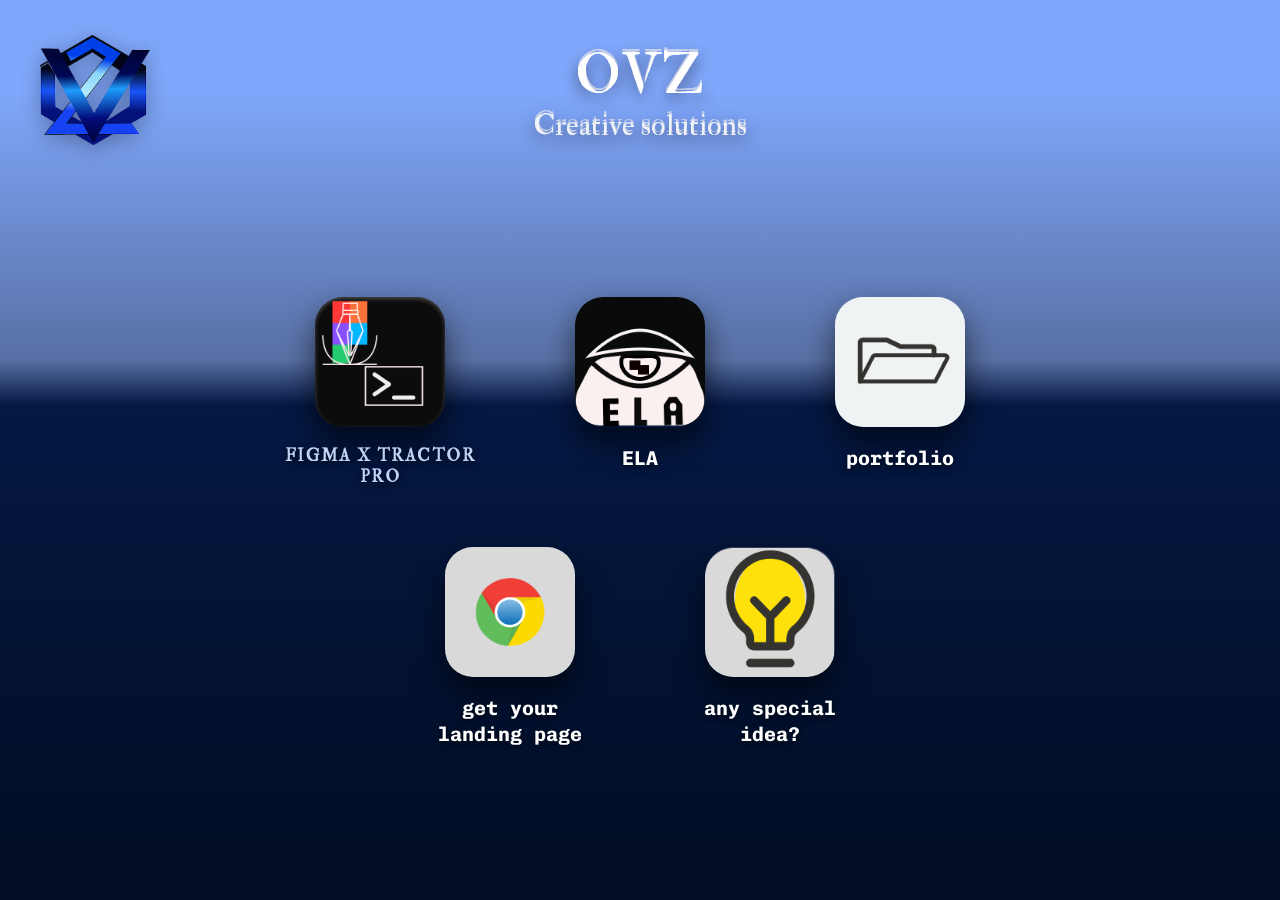
<file: index.html>
<!DOCTYPE html>
<html lang="es">
<head>
    <meta charset="UTF-8">
    <meta name="viewport" content="width=device-width, initial-scale=1.0">
    <title>OVZ Creative Solutions</title>
    
    <link rel="preconnect" href="https://fonts.googleapis.com">
    <link rel="preconnect" href="https://fonts.gstatic.com" crossorigin>
    <link href="https://fonts.googleapis.com/css2?family=Chivo+Mono:wght@400;700&family=IM+Fell+Double+Pica&display=swap" rel="stylesheet">

    <style>
        :root {
            --font-serif: "IM Fell Double Pica", serif;
            --font-mono: "Chivo Mono", monospace;
            --title-shadow: 0px -3px 0px rgba(243, 238, 238, 0.6), 0px 5px 15px rgba(0,0,0,0.5);
            --text-shadow-contrast: 0 2px 6px rgba(0, 0, 0, 0.7);
        }

        body, html {
            margin: 0; 
            padding: 0;
            min-height: 100vh;
            font-family: var(--font-serif);
            background: linear-gradient(180deg, #80A7FB 10%, #5870A4 40%, #041843 45%, #030E26 95%);
            color: #ffffff;
            display: flex; 
            flex-direction: column;
            overflow-x: hidden;
        }

        /* HEADER */
        .header {
            position: relative;
            width: 100%; 
            padding: 20px 40px; 
            box-sizing: border-box;
            display: flex; 
            justify-content: center; 
            align-items: flex-start;
            margin-top: 15px;
        }

        .logo-container {
            position: absolute;
            left: 40px; 
            top: 20px;
            width: 110px; 
            height: 110px;
            display: flex; 
            justify-content: center; 
            align-items: center;
        }
        
        .logo-container img {
            width: 100%;
            height: 100%;
            object-fit: contain;
            filter: drop-shadow(0 4px 10px rgba(0,0,0,0.3));
        }

        .title-group { 
            text-align: center; 
            margin-top: 5px; 
        }
        
        .title-group h1 { 
            font-size: 56px; 
            margin: 0; 
            font-weight: 400; 
            letter-spacing: 2px; 
            color: #ffffff;
            text-shadow: var(--title-shadow); 
        }
        
        .title-group h2 { 
            font-size: 30px; 
            margin: -4px 0 0 0; 
            font-weight: 400; 
            color: #f0f3f6; 
            text-shadow: var(--title-shadow); 
        }

        /* GRID DE APLICACIONES */
        .app-grid {
            display: flex;
            flex-wrap: wrap;
            justify-content: center;
            gap: 60px 40px;
            margin: auto; 
            padding: 30px 20px 50px 20px;
            max-width: 950px;
            width: 100%;
            box-sizing: border-box;
        }

        .app-item {
            display: flex; 
            flex-direction: column; 
            align-items: center;
            text-decoration: none;
            width: 100%;
            max-width: 220px;
            transition: transform 0.2s cubic-bezier(0.2, 0, 0, 1), filter 0.2s ease;
        }
        
        .app-item:hover { 
            transform: translateY(-6px); 
            filter: brightness(1.08); 
        }
        
        .app-item:active { 
            transform: scale(0.96); 
        }

        .app-icon {
            width: 130px; 
            height: 130px;
            border-radius: 28px;
            box-shadow: 0 15px 30px rgba(0, 0, 0, 0.6), inset 0 2px 4px rgba(255, 255, 255, 0.25);
            display: flex; 
            justify-content: center; 
            align-items: center;
            margin-bottom: 18px; 
            overflow: hidden;
            background: transparent;
        }
        
        .bg-black { 
            background: #0c0c0c; 
        }

        .app-icon img {
            width: 100%;
            height: 100%;
            object-fit: cover;
            display: block;
        }

        /* TIPOGRAFÍAS Y CONTRASTE */
        .label-mono { 
            font-family: var(--font-mono); 
            font-size: 20px; 
            text-align: center; 
            white-space: pre-line; 
            color: #ffffff; 
            font-weight: 700;
            line-height: 1.3;
            text-shadow: var(--text-shadow-contrast);
        }

        .label-serif { 
            font-family: var(--font-serif); 
            font-size: 17px; 
            text-align: center; 
            color: #c0d4f9; /* Contraste alto contra el fondo oscuro */
            letter-spacing: 1.5px; 
            text-transform: uppercase; 
            font-weight: bold;
            text-shadow: var(--text-shadow-contrast);
        }

        /* ====================================================
           RESPONSIVE - DISPOSITIVOS MÓVILES (< 800px)
        ==================================================== */
        @media (max-width: 800px) {
            .header {
                flex-direction: column;
                align-items: center;
                padding: 15px 20px;
                margin-top: 10px;
            }

            .logo-container {
                position: static;
                width: 80px;
                height: 80px;
                margin-bottom: 10px;
            }

            .title-group h1 {
                font-size: 42px;
            }

            .title-group h2 {
                font-size: 24px;
            }

            .app-grid {
                gap: 40px 20px;
                padding: 20px 15px 40px 15px;
                max-width: 480px;
            }

            .app-icon {
                width: 105px;
                height: 105px;
                border-radius: 22px;
                margin-bottom: 12px;
                box-shadow: 0 10px 20px rgba(0, 0, 0, 0.5);
            }

            .label-mono {
                font-size: 16px;
            }

            .label-serif {
                font-size: 14px;
                letter-spacing: 1px;
            }
        }

        /* FIX PANTALLAS ULTRA ESTRECHAS (< 380px) */
        @media (max-width: 380px) {
            .app-icon {
                width: 90px;
                height: 90px;
                border-radius: 18px;
            }

            .label-mono {
                font-size: 14px;
            }

            .title-group h1 {
                font-size: 36px;
            }
        }
    </style>
</head>
<body>

    <header class="header">
        <div class="logo-container">
            <img src="assets/OVZ.png" alt="OVZ Logo">
        </div>
        <div class="title-group">
            <h1>OVZ</h1>
            <h2>Creative solutions</h2>
        </div>
    </header>

    <main class="app-grid">
        
        <!-- App 1: Figma Extractor -->
        <a href="figma_xtractorpro.html" class="app-item">
            <div class="app-icon bg-black">
                <img src="assets/Figma XT.png" alt="Figma Xtractor Pro">
            </div>
            <div class="label-serif">FIGMA X TRACTOR PRO</div>
        </a>

        <!-- App 2: ELA -->
        <a href="ELA.html" class="app-item">
            <div class="app-icon">
                <img src="assets/ELA.png" alt="ELA">
            </div>
            <div class="label-mono">ELA</div>
        
        </a>
        
        <!-- App 3: Portfolio -->
        <a href="portfolio.html" class="app-item">
            <div class="app-icon">
                <img src="assets/Folder.png" alt="Portfolio">
            </div>
            <div class="label-mono">portfolio</div>
        </a>

        <!-- App 4: Landing Page -->
        <a href="get_your_landing.html" class="app-item">
            <div class="app-icon">
                <img src="assets/Chrome.png" alt="Get your landing page">
            </div>
            <div class="label-mono">get your<br>landing page</div>
        </a>

        <!-- App 5: Special Idea -->
        <a href="modo_dev.html" class="app-item">
            <div class="app-icon">
                <img src="assets/Idea.png" alt="Any special idea?">
            </div>
            <div class="label-mono">any special<br>idea?</div>
        </a>

    </main>

</body>
</html>
</file>
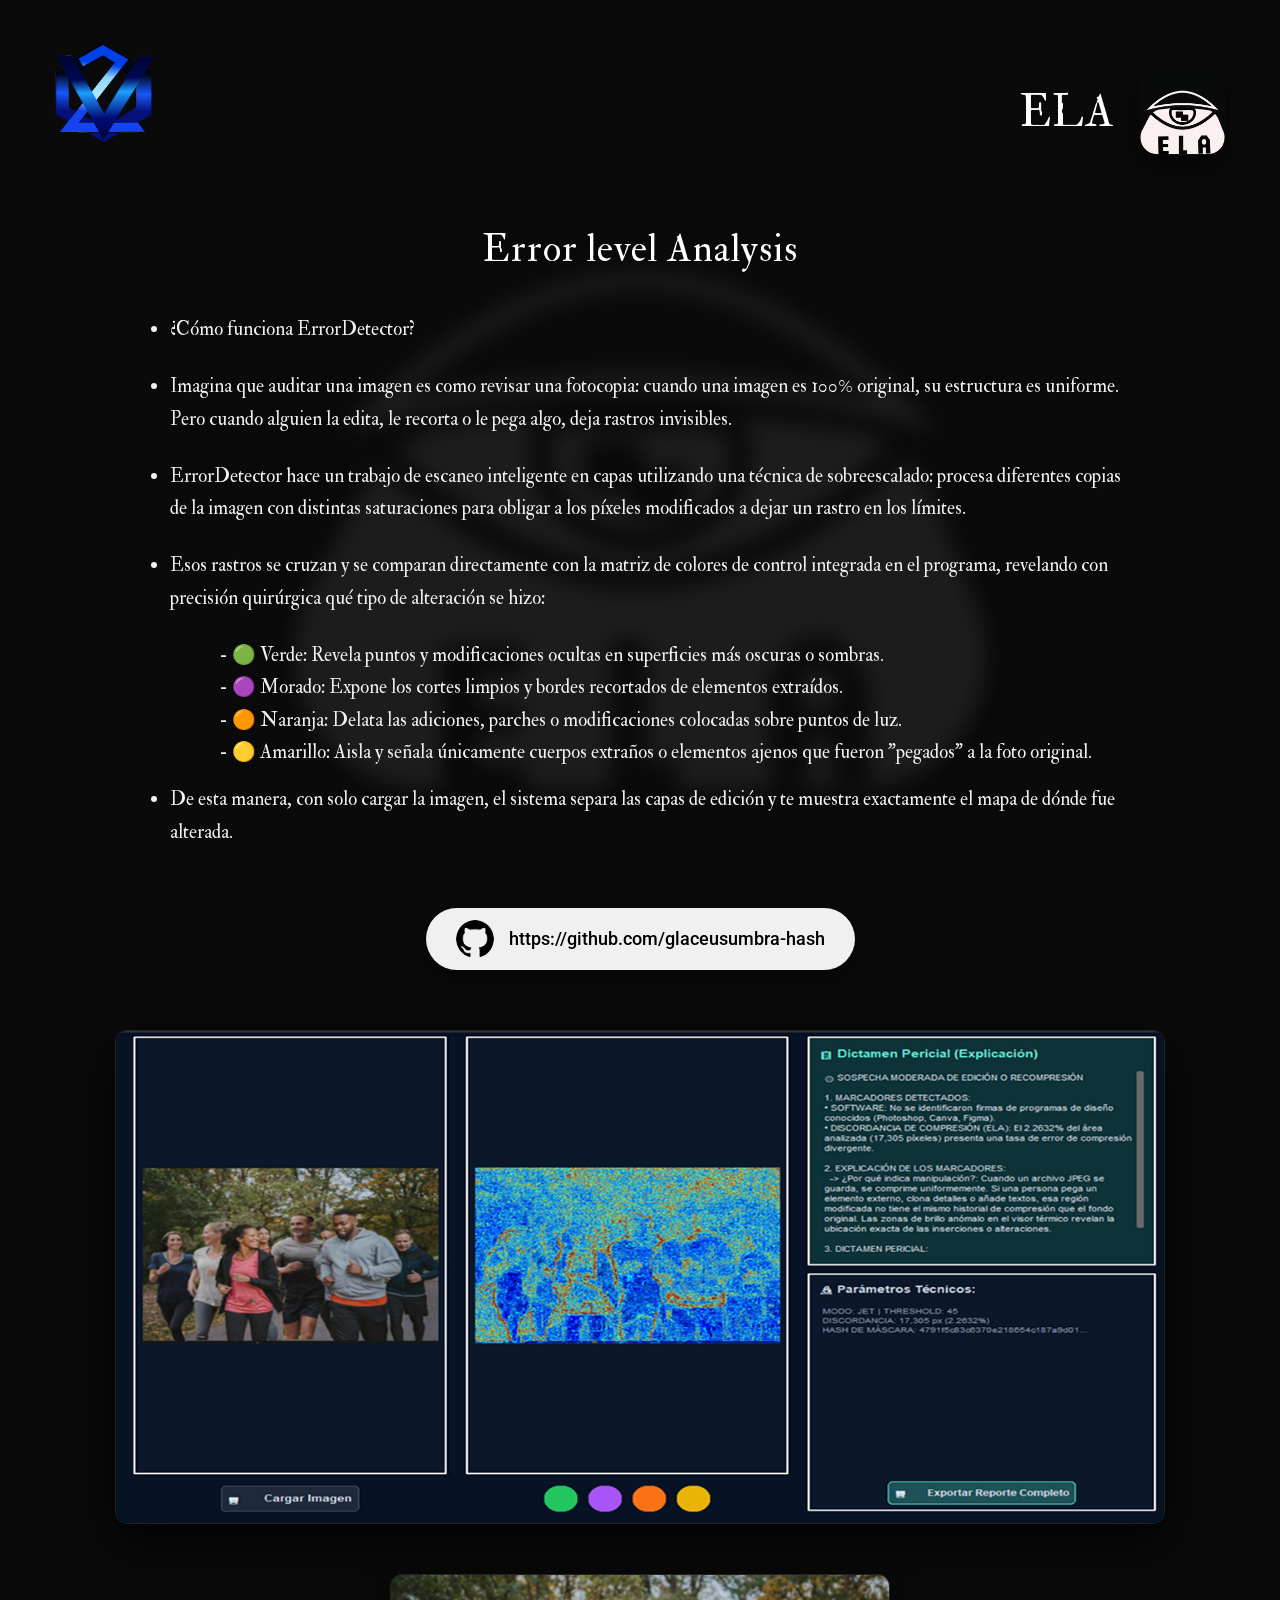
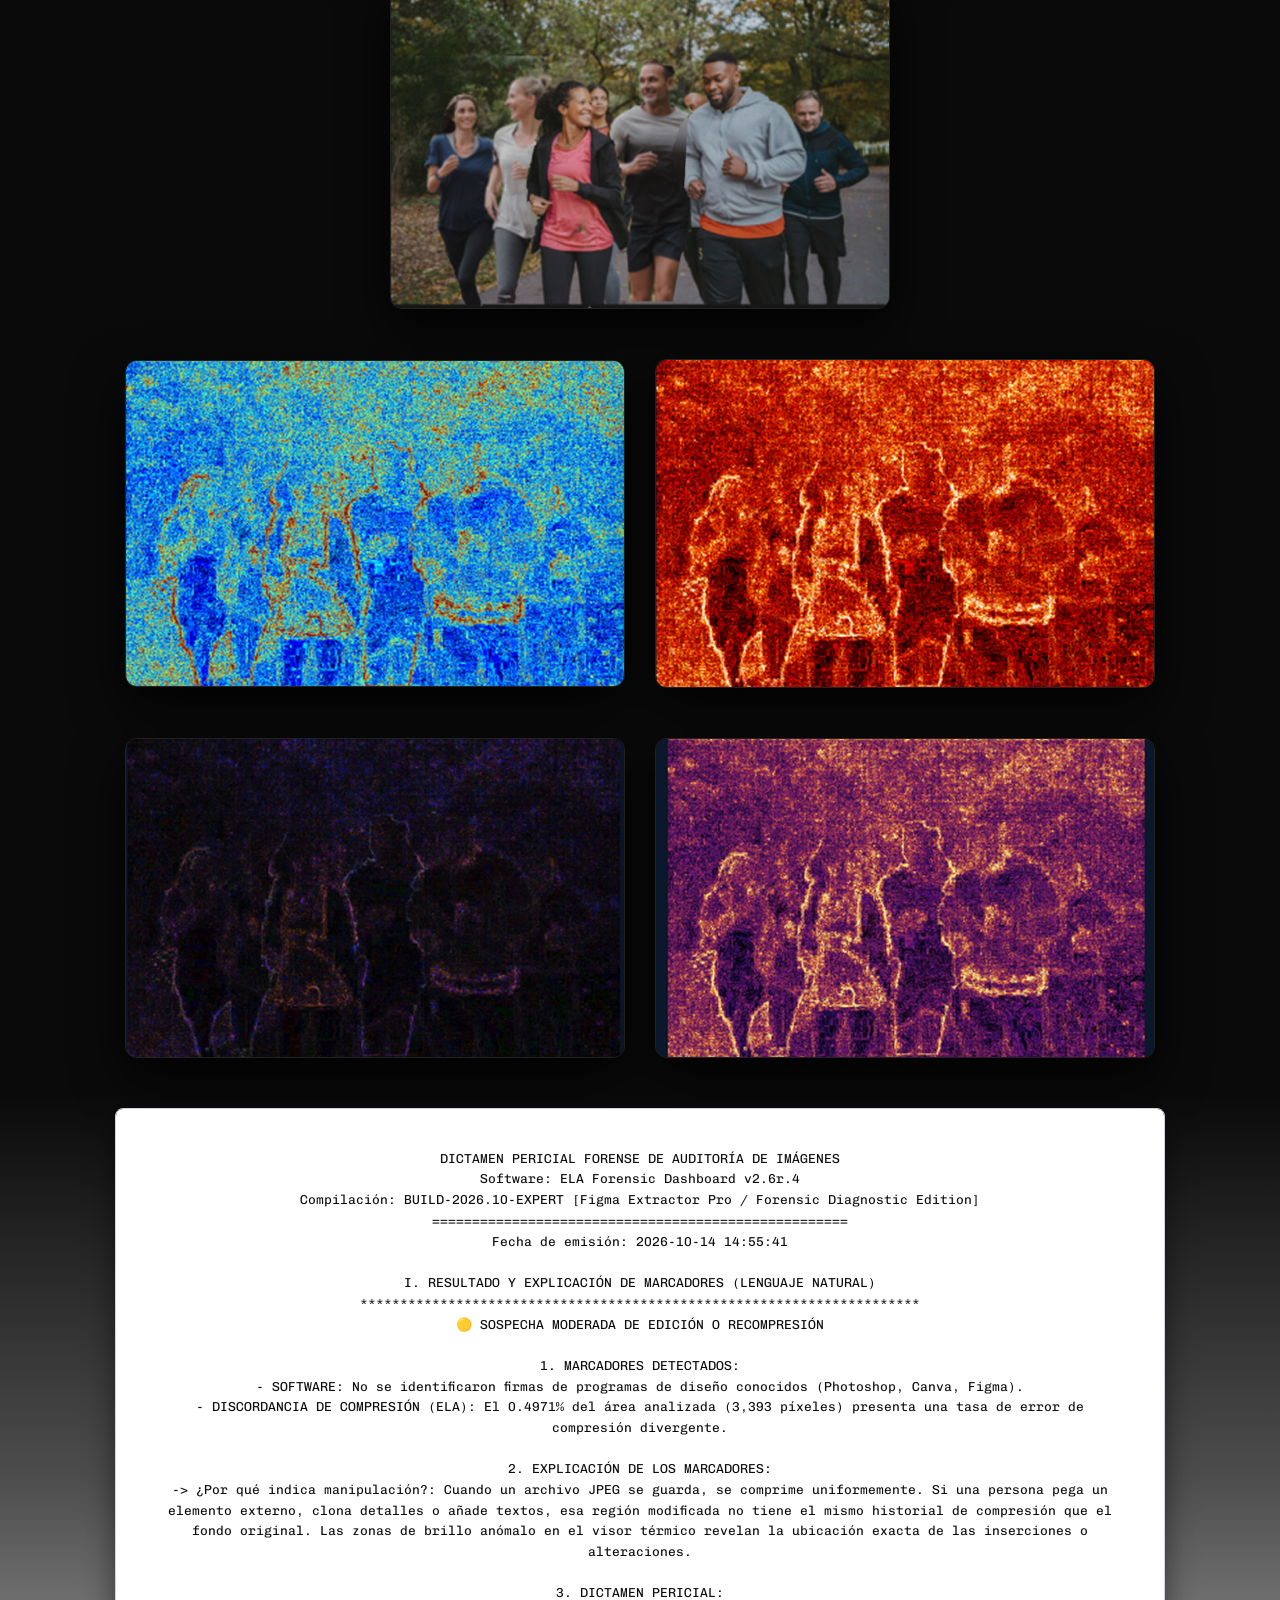
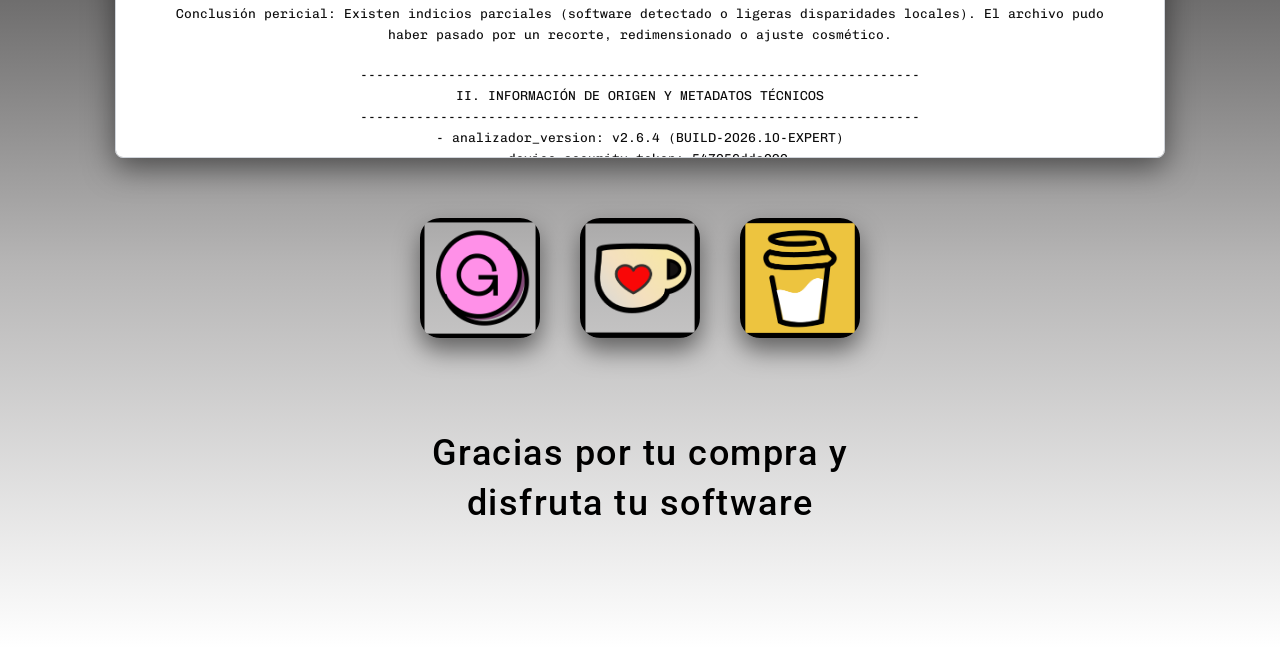
<file: ELA.html>
<!DOCTYPE html>
<html lang="es">
<head>
    <meta charset="UTF-8">
    <meta name="viewport" content="width=device-width, initial-scale=1.0">
    <title>Data Sheet - ELA | OVZ</title>
    
    <link rel="preconnect" href="https://fonts.googleapis.com">
    <link rel="preconnect" href="https://fonts.gstatic.com" crossorigin>
    <link href="https://fonts.googleapis.com/css2?family=Chivo+Mono:wght@400;700&family=IM+Fell+Double+Pica&family=Roboto:wght@400;500;700&display=swap" rel="stylesheet">

    <style>
        :root {
            --font-serif: "IM Fell Double Pica", serif;
            --font-mono: "Chivo Mono", monospace;
            --font-sans: "Roboto", sans-serif;
        }

        * {
            margin: 0;
            padding: 0;
            box-sizing: border-box;
        }

        /* Marca de agua fija/absoluta en el fondo */
        body::before {
            content: "";
            position: fixed;
            top: 50%;
            left: 50%;
            transform: translate(-50%, -50%);
            width: 700px;
            height: 700px;
            background-image: url('assets/ELA.png');
            background-repeat: no-repeat;
            background-position: center;
            background-size: contain;
            filter: blur(10px);
            opacity: 0.08;
            pointer-events: none;
            z-index: 0;
        }

        body, html {
            min-height: 100vh;
            font-family: var(--font-serif);
            background: linear-gradient(180deg, #0a0a0a 70%, #4e4d4d 80%, #b6b5b5 90% , #ffffff 100%);
            color: #ffffff;
            display: flex;
            flex-direction: column;
            overflow-x: hidden;
            position: relative;
        }

        .container { 
            max-width: 1250px; 
            width: 100%;
            margin: 0 auto; 
            padding: 30px 40px 100px 40px; 
            position: relative;
            z-index: 1;
        }

        /* --- HEADER & TITULOS --- */
        .header {
            display: flex;
            justify-content: space-between;
            align-items: center;
            width: 100%;
        }

        .logo-container {
            width: 100px;
            height: 100px;
        }

        .logo-container img {
            width: 100%;
            height: 100%;
            object-fit: contain;
        }

        .center-title { 
            display: flex; 
            justify-content: center; 
            align-items: center; 
            gap: 25px; 
            margin-top: 40px; 
        }

        .center-title h1 { 
            font-size: 44px; 
            font-weight: 400; 
            color: #ffffff; 
            letter-spacing: 1.5px; 
            text-align: center;
        }

        .center-title img { 
            width: 85px; 
            height: 85px; 
            background-color: #111111; 
            border-radius: 18px; 
            box-shadow: 0 10px 25px rgba(0, 0, 0, 0.6); 
            display: block;
        }

        /* --- DATA SHEET --- */
        .data-sheet-section { 
            margin-top: 70px; 
            padding: 0 20px; 
        }

        .sheet-title { 
            text-align: center; 
            font-size: 38px; 
            font-weight: 400; 
            margin-bottom: 40px; 
            color: #ffffff;
            letter-spacing: 1px;
        }

        .info-list { 
            font-size: 19px; 
            line-height: 1.7; 
            list-style-type: disc; 
            padding-left: 30px; 
            color: #f1f1f1;
            max-width: 1000px;
            margin: 0 auto;
        }

        .info-list > li { 
            margin-bottom: 25px; 
        }

        /* --- IMAGENES --- */
        .image-section { 
            margin-top: 60px; 
            display: flex; 
            justify-content: center; 
            width: 100%; 
        }

        .demo-image { 
            width: 100%; 
            max-width: 1050px; 
            border-radius: 12px; 
            box-shadow: 0 20px 50px rgba(0, 0, 0, 0.8); 
            object-fit: cover; 
            border: 1px solid rgba(255, 255, 255, 0.1);
        }

        .split-section {
            margin-top: 50px;
            display: flex;
            justify-content: center;
            align-items: center;
            gap: 40px;
            width: 100%;
        }

        .image-grid {
            display: flex;
            flex-direction: column;
            justify-content: center;
            align-items: center;
            width: 100%;
            max-width: 1050px;
            margin: 0 auto;
        }
        
        .image-item {
            display: flex;
            justify-content: center;
            align-items: center;
            width: 100%;
            gap: 30px;
        }

        .image-item img {
            width: 50%;
            max-width: 500px;
            height: auto;
            object-fit: contain;
        }

        /* --- DICTAMEN PERICIAL --- */
        .dictamen-container {
            width: 1050px;
            max-width: 100%;
            height: 650px;
            overflow-y: auto;
            overflow-x: hidden;
            display: center;
            flex-direction: column;
            justify-content: center;
            align-items: center;
            min-width: 0; 
            text-align: center;
            font-family: var(--font-mono);
            font-size: 13px;
            line-height: 1.6;
            color: #0c0c0c;
            background-color: #ffffff;
            box-sizing: border-box;
            padding: 40px;
            margin: 0 auto;
            border-radius: 8px;
            border: 1px solid #d1d5db;
            box-shadow: 0 10px 30px rgba(0, 0, 0, 0.5);
            list-style: none;
        }

        .dictamen-container li {
            margin-bottom: 20px;
            align-items: center;
        }

        .dictamen-container::-webkit-scrollbar { width: 8px; }
        .dictamen-container::-webkit-scrollbar-track { background: #eee; }
        .dictamen-container::-webkit-scrollbar-thumb { background: #888; border-radius: 4px; }
        .dictamen-container::-webkit-scrollbar-thumb:hover { background: #555; }

        /* --- ENLACES Y TIENDAS --- */
        .links-section { 
            margin-top: 60px; 
            display: flex; 
            flex-direction: column; 
            align-items: center; 
            gap: 50px; 
            width: 100%;
        }

        .github-btn {
            display: inline-flex; 
            align-items: center; 
            background: #f0f0f0; 
            border-radius: 50px; 
            padding: 12px 30px; 
            gap: 15px; 
            text-decoration: none; 
            color: #000000; 
            transition: transform 0.2s ease, box-shadow 0.2s ease;
            box-shadow: 0 8px 25px rgba(0, 0, 0, 0.4);
            max-width: 100%;
        }

        .github-btn:hover { 
            transform: scale(1.03); 
            box-shadow: 0 12px 30px rgba(0, 0, 0, 0.6);
        }

        .github-btn img { 
            width: 38px; 
            height: 38px; 
            border-radius: 50%; 
        }

        .github-btn span { 
            font-family: var(--font-sans); 
            font-weight: 500; 
            font-size: 18px; 
            word-break: break-all;
        }

        .store-grid { 
            display: flex; 
            gap: 40px; 
            justify-content: center; 
            align-items: center;
            flex-wrap: wrap;
        }

        .store-link {
            transition: transform 0.2s ease;
            display: inline-block;
        }

        .store-link:hover { 
            transform: translateY(-8px); 
        }

        .store-link img { 
            width: 120px; 
            height: 120px; 
            border-radius: 20px; 
            box-shadow: 0 12px 25px rgba(0, 0, 0, 0.5); 
            display: block;
        }

        /* --- FOOTER --- */
        .footer-section { 
            margin-top: 90px; 
            text-align: center; 
            padding-bottom: 20px;
        }

        .footer-title { 
            font-family: var(--font-sans); 
            font-weight: 500; 
            font-size: 36px; 
            letter-spacing: 1.5px; 
            color: #000000; 
            line-height: 1.4; 
        }

        /* ====================================================
           RESPONSIVE - DISPOSITIVOS MÓVILES (< 800px)
        ==================================================== */
        @media (max-width: 800px) {
            .container {
                padding: 20px 20px 60px 20px;
            }

            .logo-container { width: 70px; height: 70px; }

            .center-title {
                flex-direction: column;
                gap: 15px;
                margin-top: 25px;
            }

            .center-title h1 {
                font-size: 28px;
            }

            .center-title img {
                width: 70px;
                height: 70px;
            }

            .data-sheet-section {
                margin-top: 45px;
                padding: 0 5px;
            }

            .sheet-title {
                font-size: 24px;
                margin-bottom: 25px;
            }

            .info-list {
                font-size: 15px;
                padding-left: 20px;
            }

            .image-item {
                flex-direction: column;
                gap: 20px;
            }

            .image-item img {
                width: 100%;
            }

            .dictamen-container {
                padding: 20px;
                height: 500px;
                font-size: 11px;
            }

            .github-btn span {
                font-size: 14px;
            }

            .store-link img {
                width: 80px;
                height: 80px;
            }

            .footer-title {
                font-size: 24px;
            }
        }
    </style>
</head>
<body>
    <div class="container">
        <header class="header">
            <a href="index.html" class="logo-link">
                <div class="logo-container">
                    <img src="assets/OVZ.png" alt="OVZ Logo">
                </div>
            </a>
            <section class="center-title">
                <h1>ELA</h1> 
                <img src="assets/ELA.png" alt="ELA Icon">
            </section>
        </header>

        <section class="data-sheet-section">
            <h2 class="sheet-title">Error level Analysis</h2>
            <ul class="info-list">
                <li>¿Cómo funciona ErrorDetector?</li>
                <li>Imagina que auditar una imagen es como revisar una fotocopia: cuando una imagen es 100% original, su estructura es uniforme. Pero cuando alguien la edita, le recorta o le pega algo, deja rastros invisibles.</li>
                <li>ErrorDetector hace un trabajo de escaneo inteligente en capas utilizando una técnica de sobreescalado: procesa diferentes copias de la imagen con distintas saturaciones para obligar a los píxeles modificados a dejar un rastro en los límites.</li>
                <li>Esos rastros se cruzan y se comparan directamente con la matriz de colores de control integrada en el programa, revelando con precisión quirúrgica qué tipo de alteración se hizo:</li>
                <div style="display: flex; justify-content: center; margin: 15px 0;">
                    <ul style="list-style-type: none; padding-left: 0;"> 
                        <li>- 🟢 Verde: Revela puntos y modificaciones ocultas en superficies más oscuras o sombras.</li>
                        <li>- 🟣 Morado: Expone los cortes limpios y bordes recortados de elementos extraídos.</li>
                        <li>- 🟠 Naranja: Delata las adiciones, parches o modificaciones colocadas sobre puntos de luz.</li>
                        <li>- 🟡 Amarillo: Aisla y señala únicamente cuerpos extraños o elementos ajenos que fueron "pegados" a la foto original.</li>
                    </ul> 
                </div>  
                <li>De esta manera, con solo cargar la imagen, el sistema separa las capas de edición y te muestra exactamente el mapa de dónde fue alterada.</li>
            </ul>
        </section>

        <section class="links-section">
            <a href="https://github.com/glaceusumbra-hash" target="_blank" rel="noopener noreferrer" class="github-btn">
                <img src="figma_extractor/assets/git.png" alt="GitHub">
                <span>https://github.com/glaceusumbra-hash</span>
            </a>
        </section>

        <section class="image-section">
            <img src="ELA/ELA DB.png" alt="ELA Demo GIF" class="demo-image">
        </section>
        <section class="split-section">
            <div class="image-item">
                <img src="ELA/1st  edit.png" alt="1st Edit Image" class="demo-image">
            </div>
        </section>

        <section class="split-section">
            <div class="image-grid">
                <div class="image-item">
                    <img src="ELA/GREEN.png" alt="GREEN Image" class="demo-image">
                    <img src="ELA/VIOLET.png" alt="VIOLET Image" class="demo-image">
                </div>
            </div>
        </section>

        <section class="split-section">
            <div class="image-grid">
                <div class="image-item">
                    <img src="ELA/ORANGE.png" alt="ORANGE Image" class="demo-image">
                    <img src="ELA/YELLOW.png" alt="YELLOW Image" class="demo-image">
                </div>
            </div>
        </section>

        <section class="split-section">
            <ul class="dictamen-container">
                <li>DICTAMEN PERICIAL FORENSE DE AUDITORÍA DE IMÁGENES<br>
                    Software: ELA Forensic Dashboard v2.6r.4<br>
                    Compilación: BUILD-2026.10-EXPERT [Figma Extractor Pro / Forensic Diagnostic Edition]<br>
                    ====================================================<br>
                    Fecha de emisión: 2026-10-14 14:55:41<br><br>
                    I. RESULTADO Y EXPLICACIÓN DE MARCADORES (LENGUAJE NATURAL)<br>
                    **********************************************************************<br>
                    🟡 SOSPECHA MODERADA DE EDICIÓN O RECOMPRESIÓN</li>

                <li>1. MARCADORES DETECTADOS:<br>
                    - SOFTWARE: No se identificaron firmas de programas de diseño conocidos (Photoshop, Canva, Figma).<br>
                    - DISCORDANCIA DE COMPRESIÓN (ELA): El 0.4971% del área analizada (3,393 píxeles) presenta una tasa de error de compresión divergente.</li>

                <li>2. EXPLICACIÓN DE LOS MARCADORES:<br>
                  -&gt; ¿Por qué indica manipulación?: Cuando un archivo JPEG se guarda, se comprime uniformemente. Si una persona pega un elemento externo, clona detalles o añade textos, esa región modificada no tiene el mismo historial de compresión que el fondo original. Las zonas de brillo anómalo en el visor térmico revelan la ubicación exacta de las inserciones o alteraciones.</li>

                <li>3. DICTAMEN PERICIAL:<br>
                    Conclusión pericial: Existen indicios parciales (software detectado o ligeras disparidades locales). El archivo pudo haber pasado por un recorte, redimensionado o ajuste cosmético.</li>

                <li>----------------------------------------------------------------------<br>
                            II. INFORMACIÓN DE ORIGEN Y METADATOS TÉCNICOS<br>
                    ----------------------------------------------------------------------<br>
                        - analizador_version: v2.6.4 (BUILD-2026.10-EXPERT)<br>
                        - device_security_token: 547056dda090<br>
                        - hardware_timestamp_utc: 2026-10-14T20:55:17.893521+00:00<br>
                        - device_monotonic_clock: 155460843933600<br>
                        - detected_software_footprints: None<br>
                        - source_dimensions: 948x720 px</li>

                <li>----------------------------------------------------------------------<br>
                        III. PARÁMETROS CUANTITATIVOS DEL MARCO ELA<br>
                        ----------------------------------------------------------------------<br>
                        - Modo activo: HOT<br>
                        - Calidad JPEG base: 90%<br>
                        - Amplificación: 15.0x<br>
                        - Threshold de corte: 45<br>
                        - Píxeles en discordancia: 3,393<br>
                        - Ratio de manipulación: 0.4971%<br>
                        - Huella SHA-256: 760f6efafa5753190cccbba537b423f02f9bcbae57dca47172f96fae57b9b97f<br>
                        - Diagnóstico: 🟡 SOSPECHA MODERADA DE EDICIÓN O RECOMPRESIÓN</li>

                <li>----------------------------------------------------------------------<br>
                        IV. REGISTRO CRIPTOGRÁFICO JSON COMPLETO<br>
                ----------------------------------------------------------------------<br>
                <br>
                    &quot;auditoria&quot;: <br>
                        &quot;software&quot;: &quot;ELA Forensic Dashboard&quot;,<br>
                        &quot;version&quot;: &quot;v2.6.4&quot;,<br>
                        &quot;compilacion&quot;: &quot;BUILD-2026.10-EXPERT&quot;,<br>
                        &quot;edicion&quot;: &quot;Figma Extractor Pro / Forensic Diagnostic Edition&quot;<br>
                    *******************************************************************,<br>
                    &quot;origen&quot;: <br>
                        &quot;analizador_version&quot;: &quot;v2.6.4 (BUILD-2026.10-EXPERT)&quot;,<br>
                        &quot;device_security_token&quot;: &quot;547056dda090&quot;,<br>
                        &quot;hardware_timestamp_utc&quot;: &quot;2026-10-14T20:55:17.893521+00:00&quot;,<br>
                        &quot;device_monotonic_clock&quot;: 155460843933600,<br>
                        &quot;detected_software_footprints&quot;: &quot;None&quot;,<br>
                        &quot;source_dimensions&quot;: &quot;948x720 px&quot;<br>
                    *******************************************************************,<br>
                    &quot;ela&quot;: <br>
                        &quot;Modo activo&quot;: &quot;HOT&quot;,<br>
                        &quot;Calidad JPEG base&quot;: &quot;90%&quot;,<br>
                        &quot;Amplificación&quot;: &quot;15.0x&quot;,<br>
                        &quot;Threshold de corte&quot;: 45,<br>
                        &quot;Píxeles en discordancia&quot;: &quot;3,393&quot;,<br>
                        &quot;Ratio de manipulación&quot;: &quot;0.4971%&quot;,<br>
                        &quot;Huella SHA-256&quot;: &quot;760f6efafa5753190cccbba537b423f02f9bcbae57dca47172f96fae57b9b97f&quot;,<br>
                        &quot;Diagnóstico&quot;: &quot;🟡 SOSPECHA MODERADA DE EDICIÓN O RECOMPRESIÓN&quot;<br>
                    *******************************************************************<br>
                ======================================================================<br>
                Fin del reporte de auditoría forense.<br>
                ======================================================================</li>
            </ul>
        </section>

        <section class="links-section">
            <div class="store-grid">
                <a href="https://onixium1.gumroad.com/l/ikgzww" target="_blank" rel="noopener noreferrer" class="store-link">
                    <img src="ELA/gumroad.png" alt="Gumroad Icon">
                </a>
                <a href="https://ko-fi.com/s/e263ff03d5" target="_blank" rel="noopener noreferrer" class="store-link">
                    <img src="ELA/ko fi.png" alt="Ko-Fi Icon">
                </a>
                <a href="https://www.buymeacoffee.com/glaceusumby/e/592975" target="_blank" rel="noopener noreferrer" class="store-link">
                    <img src="ELA/bmc.png" alt="Buy Me a Coffee Icon">
                </a>
            </div>
        </section>

        <footer class="footer-section">
            <h2 class="footer-title">
                Gracias por tu compra y<br>disfruta tu software
            </h2>
        </footer>
    </div>
</body>
</html>
</file>
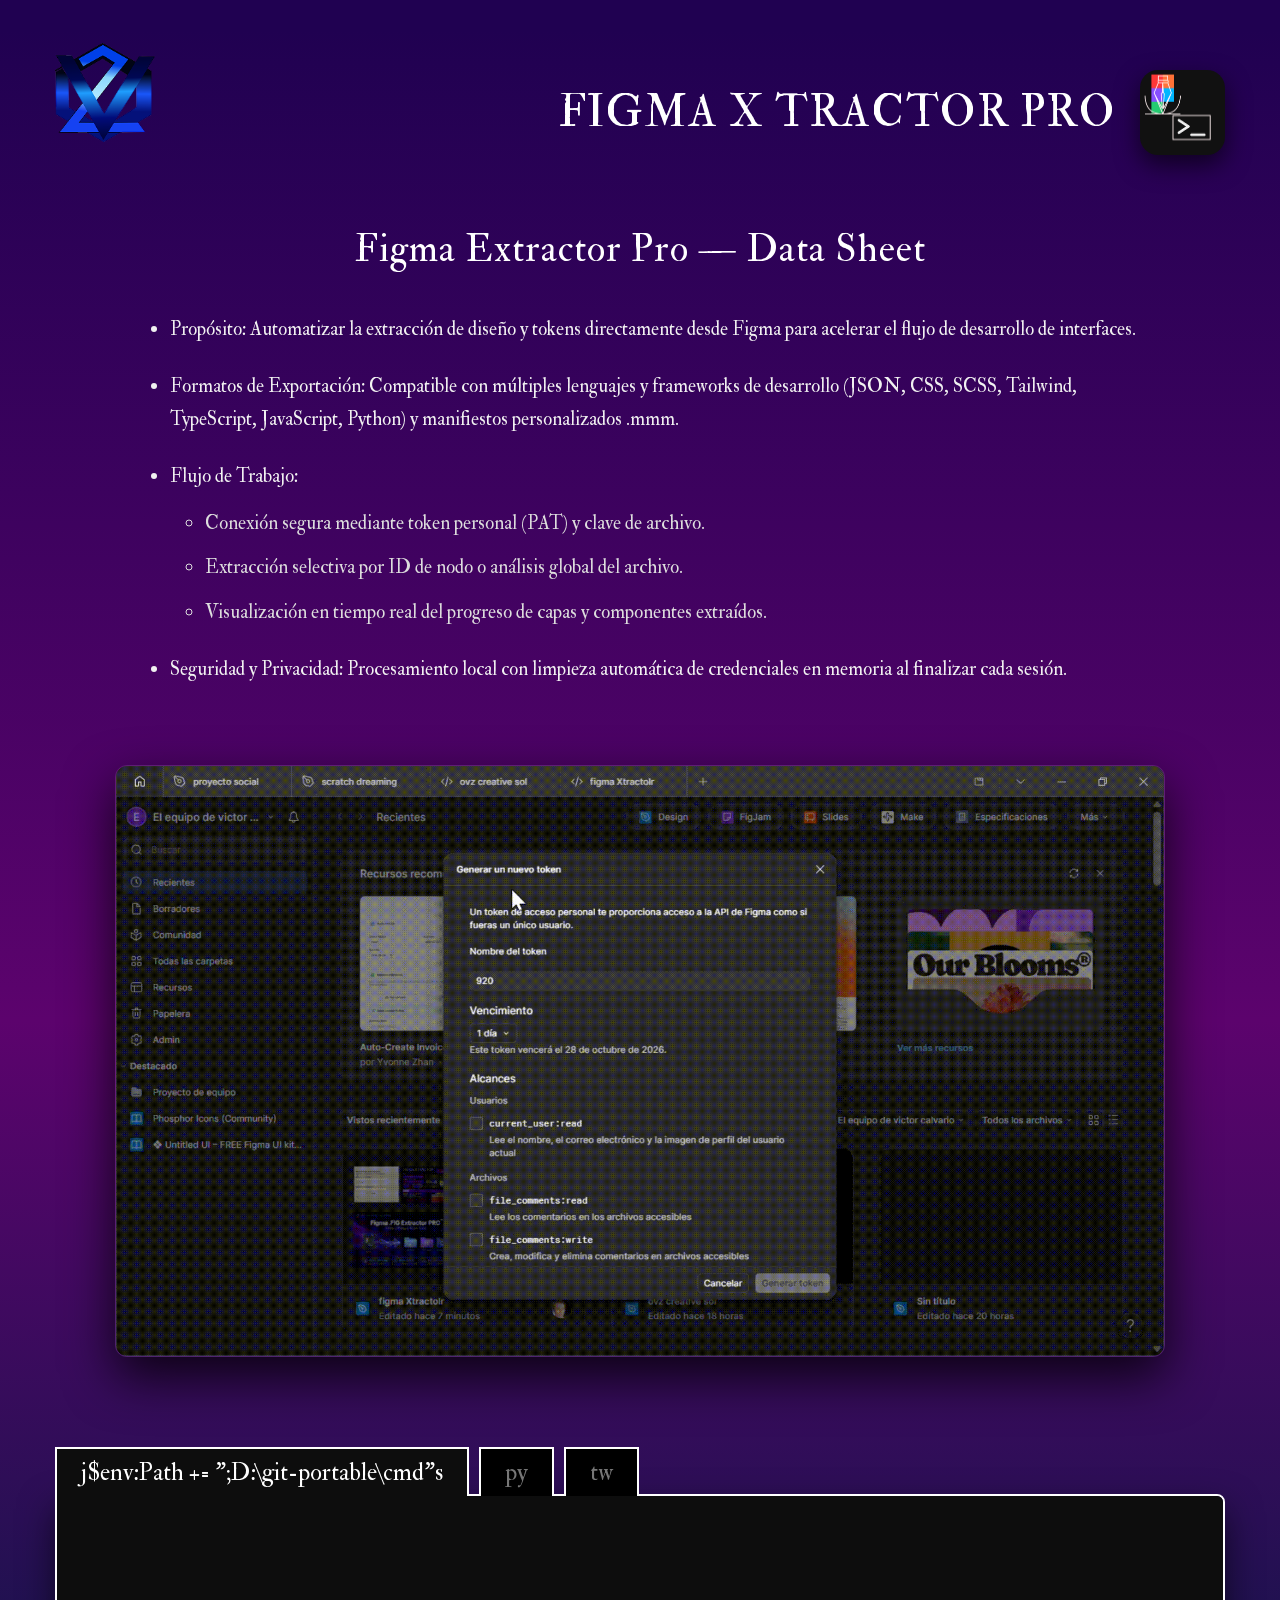
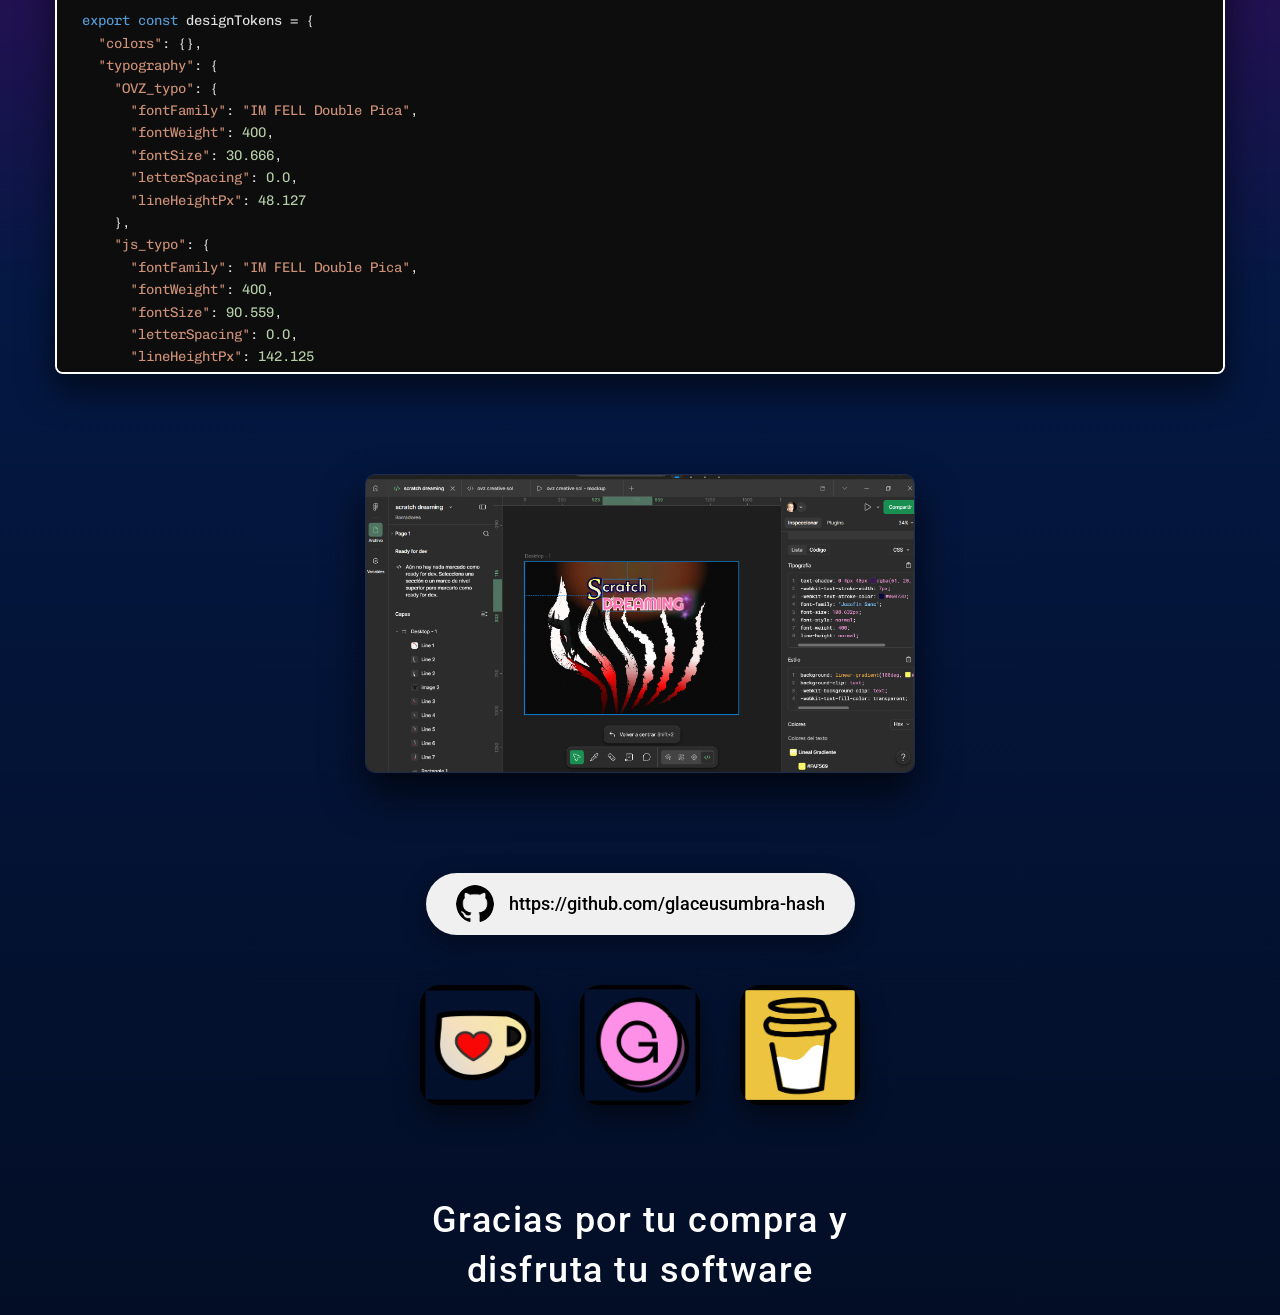
<file: figma_xtractorpro.html>
<!DOCTYPE html>
<html lang="es">
<head>
    <meta charset="UTF-8">
    <meta name="viewport" content="width=device-width, initial-scale=1.0">
    <title>Data Sheet - Figma Xtractor Pro | OVZ</title>
    
    <link rel="preconnect" href="https://fonts.googleapis.com">
    <link rel="preconnect" href="https://fonts.gstatic.com" crossorigin>
    <link href="https://fonts.googleapis.com/css2?family=Chivo+Mono:wght@400;700&family=IM+Fell+Double+Pica&family=Roboto:wght@400;500;700&display=swap" rel="stylesheet">

    <style>
        :root {
            --font-serif: "IM Fell Double Pica", serif;
            --font-mono: "Chivo Mono", monospace;
            --font-sans: "Roboto", sans-serif;
        }

        * {
            margin: 0;
            padding: 0;
            box-sizing: border-box;
        }

        body, html {
            min-height: 100vh;
            font-family: var(--font-serif);
            background: linear-gradient(180deg, #200151 1%, #5c036d 35%, #041843 65%, #030E26 100%);
            color: #ffffff;
            display: flex;
            flex-direction: column;
            overflow-x: hidden;
        }

        .container { 
            max-width: 1250px; 
            width: 100%;
            margin: 0 auto; 
            padding: 30px 40px 100px 40px; 
        }

        /* --- HEADER & TITULOS --- */
        .header {
            display: flex;
            justify-content: space-between;
            align-items: center;
            width: 100%;
        }

        .logo-container {
            width: 100px;
            height: 100px;
        }

        .logo-container img {
            width: 100%;
            height: 100%;
            object-fit: contain;
        }

        .center-title { 
            display: flex; 
            justify-content: center; 
            align-items: center; 
            gap: 25px; 
            margin-top: 40px; 
        }

        .center-title h1 { 
            font-size: 44px; 
            font-weight: 400; 
            color: #ffffff; 
            letter-spacing: 1.5px; 
            text-align: center;
        }

        .center-title img { 
            width: 85px; 
            height: 85px; 
            background-color: #111111; 
            border-radius: 18px; 
            box-shadow: 0 10px 25px rgba(0, 0, 0, 0.6); 
            display: block;
        }

        /* --- DATA SHEET --- */
        .data-sheet-section { 
            margin-top: 70px; 
            padding: 0 20px; 
        }

        .sheet-title { 
            text-align: center; 
            font-size: 38px; 
            font-weight: 400; 
            margin-bottom: 40px; 
            color: #ffffff;
            letter-spacing: 1px;
        }

        .info-list { 
            font-size: 19px; 
            line-height: 1.7; 
            list-style-type: disc; 
            padding-left: 30px; 
            color: #f1f1f1;
            max-width: 1000px;
            margin: 0 auto;
        }

        .info-list > li { 
            margin-bottom: 25px; 
        }

        .sub-list { 
            list-style-type: circle; 
            margin-top: 15px; 
            padding-left: 35px; 
        }

        .sub-list li { 
            margin-bottom: 12px; 
            color: #dddddd;
        }

        /* --- DEMO GIF --- */
        .gif-section { 
            margin-top: 80px; 
            display: flex; 
            justify-content: center; 
            width: 100%; 
        }

        .demo-gif { 
            width: 100%; 
            max-width: 1050px; 
            border-radius: 12px; 
            box-shadow: 0 20px 50px rgba(0, 0, 0, 0.8); 
            object-fit: cover; 
            border: 1px solid rgba(255, 255, 255, 0.1);
        }

        /* --- CÓDIGO Y DEV MODE --- */
        .split-section {
            margin-top: 90px;
            display: flex;
            justify-content: space-between;
            align-items: stretch;
            gap: 40px;
            width: 100%;
        }

        .code-panel {
            flex: 1;
            display: flex;
            flex-direction: column;
            min-width: 0;
        }

        .tabs {
            display: flex;
            gap: 10px;
            margin-bottom: -2px;
        }

        .tab {
            font-family: var(--font-serif);
            font-size: 24px;
            border: 2px solid #ffffff;
            border-bottom: none;
            padding: 8px 24px;
            background: #000000;
            color: #777777; 
            cursor: pointer;
            z-index: 10;
            transition: all 0.2s ease;
            user-select: none;
        }

        .tab.active {
            color: #ffffff;
            background: #0d0d0d;
        }

        .tab:hover { 
            color: #ffffff; 
        }

        .code-box {
            background: #0d0d0d;
            border: 2px solid #ffffff;
            padding: 25px;
            font-family: var(--font-mono);
            font-size: 14px;
            color: #e2e2e2;
            line-height: 1.6;
            height: 480px;
            overflow-y: auto;
            white-space: pre-wrap;
            box-shadow: 0 15px 35px rgba(0, 0, 0, 0.6);
            border-radius: 0 8px 8px 8px;
        }

        .code-content { display: none; }
        .code-content.active { display: block; animation: fadeIn 0.25s ease; }

        .code-box .keyword { color: #569cd6; } 
        .code-box .string { color: #ce9178; }  
        .code-box .number { color: #b5cea8; }  
        .code-box .comment { color: #6a9955; font-style: italic; } 

        .dev-image-container { 
            flex: 1; 
            display: flex; 
            justify-content: center; 
            align-items: center; 
            min-width: 0;
        }

        .dev-image { 
            width: 100%; 
            max-width: 550px; 
            object-fit: contain; 
            border-radius: 10px; 
            box-shadow: 0 20px 40px rgba(0, 0, 0, 0.7); 
            border: 1px solid rgba(255, 255, 255, 0.1);
        }

        /* --- MONETIZACIÓN Y ENLACES --- */
        .links-section { 
            margin-top: 100px; 
            display: flex; 
            flex-direction: column; 
            align-items: center; 
            gap: 50px; 
            width: 100%;
        }

        .github-btn {
            display: inline-flex; 
            align-items: center; 
            background: #f0f0f0; 
            border-radius: 50px; 
            padding: 12px 30px; 
            gap: 15px; 
            text-decoration: none; 
            color: #000000; 
            transition: transform 0.2s ease, box-shadow 0.2s ease;
            box-shadow: 0 8px 25px rgba(0, 0, 0, 0.4);
            max-width: 100%;
        }

        .github-btn:hover { 
            transform: scale(1.03); 
            box-shadow: 0 12px 30px rgba(0, 0, 0, 0.6);
        }

        .github-btn img { 
            width: 38px; 
            height: 38px; 
            border-radius: 50%; 
        }

        .github-btn span { 
            font-family: var(--font-sans); 
            font-weight: 500; 
            font-size: 18px; 
            word-break: break-all;
        }

        .store-grid { 
            display: flex; 
            gap: 40px; 
            justify-content: center; 
            align-items: center;
            flex-wrap: wrap;
        }

        .store-link {
            transition: transform 0.2s ease;
            display: inline-block;
        }

        .store-link:hover { 
            transform: translateY(-8px); 
        }

        .store-link img { 
            width: 120px; 
            height: 120px; 
            border-radius: 20px; 
            box-shadow: 0 12px 25px rgba(0, 0, 0, 0.5); 
            display: block;
        }

        /* --- FOOTER --- */
        .footer-section { 
            margin-top: 90px; 
            text-align: center; 
            padding-bottom: 20px;
        }

        .footer-title { 
            font-family: var(--font-sans); 
            font-weight: 500; 
            font-size: 36px; 
            letter-spacing: 1.5px; 
            color: #ffffff; 
            line-height: 1.4; 
        }

        /* Scrollbar interna */
        .code-box::-webkit-scrollbar { width: 8px; }
        .code-box::-webkit-scrollbar-track { background: #111111; }
        .code-box::-webkit-scrollbar-thumb { background: #444444; border-radius: 4px; }
        .code-box::-webkit-scrollbar-thumb:hover { background: #666666; }
        
        @keyframes fadeIn { from { opacity: 0; } to { opacity: 1; } }

        /* ====================================================
           RESPONSIVE - DISPOSITIVOS MÓVILES (< 800px)
        ==================================================== */
        @media (max-width: 800px) {
            .container {
                padding: 20px 20px 60px 20px;
            }

            .logo-container { width: 70px; height: 70px; }

            .center-title {
                flex-direction: column;
                gap: 15px;
                margin-top: 25px;
            }

            .center-title h1 {
                font-size: 28px;
            }

            .center-title img {
                width: 70px;
                height: 70px;
            }

            .data-sheet-section {
                margin-top: 45px;
                padding: 0 5px;
            }

            .sheet-title {
                font-size: 24px;
                margin-bottom: 25px;
            }

            .info-list {
                font-size: 15px;
                padding-left: 20px;
            }

            .info-list > li {
                margin-bottom: 18px;
            }

            .sub-list {
                padding-left: 20px;
            }

            .gif-section {
                margin-top: 45px;
            }

            /* Apilado de la sección de código y dev mode */
            .split-section {
                flex-direction: column;
                margin-top: 50px;
                gap: 30px;
            }

            .code-box {
                height: 360px;
                font-size: 13px;
                padding: 15px;
            }

            .tab {
                font-size: 18px;
                padding: 6px 16px;
            }

            .links-section {
                margin-top: 60px;
                gap: 35px;
            }

            .github-btn {
                padding: 10px 20px;
            }

            .github-btn span {
                font-size: 14px;
            }

            .github-btn img {
                width: 28px;
                height: 28px;
            }

            .store-grid {
                gap: 25px;
            }

            .store-link img {
                width: 90px;
                height: 90px;
                border-radius: 16px;
            }

            .footer-section {
                margin-top: 60px;
            }

            .footer-title {
                font-size: 24px;
            }
        }

        @media (max-width: 400px) {
            .center-title h1 { font-size: 24px; }
            .sheet-title { font-size: 21px; }
            .store-link img { width: 75px; height: 75px; }
        }
    </style>
</head>
<body>

    <div class="container">
        
        <!-- BLOQUE 1: HEADER -->
        <header class="header">
            <div class="logo-container">
                <a href="index.html">
                    <img src="assets/OVZ.png" alt="OVZ Logo">
                </a>
            </div>

            <div class="center-title">
                <h1>FIGMA X TRACTOR PRO</h1>
                <img src="figma_extractor/assets/Figma XT.png" alt="App Icon">
            </div>
        </header>

        <!-- BLOQUE 2: DATA SHEET -->
        <section class="data-sheet-section">
            <h2 class="sheet-title">Figma Extractor Pro — Data Sheet</h2>

            <ul class="info-list">
                <li>Propósito: Automatizar la extracción de diseño y tokens directamente desde Figma para acelerar el flujo de desarrollo de interfaces.</li>
                <li>Formatos de Exportación: Compatible con múltiples lenguajes y frameworks de desarrollo (JSON, CSS, SCSS, Tailwind, TypeScript, JavaScript, Python) y manifiestos personalizados .mmm.</li>
                <li>Flujo de Trabajo:
                    <ul class="sub-list">
                        <li>Conexión segura mediante token personal (PAT) y clave de archivo.</li>
                        <li>Extracción selectiva por ID de nodo o análisis global del archivo.</li>
                        <li>Visualización en tiempo real del progreso de capas y componentes extraídos.</li>
                    </ul>
                </li>
                <li>Seguridad y Privacidad: Procesamiento local con limpieza automática de credenciales en memoria al finalizar cada sesión.</li>
            </ul>
        </section>

        <!-- BLOQUE 3: DEMO GIF -->
        <section class="gif-section">
            <img src="figma_extractor/assets/fxp3.0.gif" alt="Demostración de Figma Extractor Pro" class="demo-gif">
        </section>

        <!-- BLOQUE 4: CÓDIGO INTERACTIVO Y DEV MODE -->
        <section class="split-section">
            <div class="code-panel">
                
                <div class="tabs" id="codeTabs">
                    <div class="tab active" data-lang="js">j$env:Path += ";D:\git-portable\cmd"s</div>
                    <div class="tab" data-lang="py">py</div>
                    <div class="tab" data-lang="tw">tw</div>
                </div>

                <div class="code-box">
                    
                    <!-- CÓDIGO: JavaScript (JS) -->
                    <dcodeiv id="code-js" class="-content active">
<span class="keyword">export const</span> designTokens = {
  <span class="string">"colors"</span>: {},
  <span class="string">"typography"</span>: {
    <span class="string">"OVZ_typo"</span>: {
      <span class="string">"fontFamily"</span>: <span class="string">"IM FELL Double Pica"</span>,
      <span class="string">"fontWeight"</span>: <span class="number">400</span>,
      <span class="string">"fontSize"</span>: <span class="number">30.666</span>,
      <span class="string">"letterSpacing"</span>: <span class="number">0.0</span>,
      <span class="string">"lineHeightPx"</span>: <span class="number">48.127</span>
    },
    <span class="string">"js_typo"</span>: {
      <span class="string">"fontFamily"</span>: <span class="string">"IM FELL Double Pica"</span>,
      <span class="string">"fontWeight"</span>: <span class="number">400</span>,
      <span class="string">"fontSize"</span>: <span class="number">90.559</span>,
      <span class="string">"letterSpacing"</span>: <span class="number">0.0</span>,
      <span class="string">"lineHeightPx"</span>: <span class="number">142.125</span>
    }
  },
  <span class="string">"spacing"</span>: {},
  <span class="string">"structural_metadata"</span>: {
    <span class="string">"Frame 17::416:279"</span>: {
      <span class="string">"type"</span>: <span class="string">"FRAME"</span>,
      <span class="string">"width"</span>: <span class="number">606.0</span>,
      <span class="string">"height"</span>: <span class="number">955.59</span>
    }
  }
};
                    </div>

                    <!-- CÓDIGO: Python (PY) -->
                    <div id="code-py" class="code-content">
<span class="comment"># Auto-generated Figma Tokens</span>

DESIGN_TOKENS = {
    <span class="string">'colors'</span>: {},
    <span class="string">'typography'</span>: {
        <span class="string">'OVZ_typo'</span>: {
            <span class="string">'fontFamily'</span>: <span class="string">'IM FELL Double Pica'</span>,
            <span class="string">'fontWeight'</span>: <span class="number">400</span>,
            <span class="string">'fontSize'</span>: <span class="number">30.66</span>
        }
    },
    <span class="string">'structural_metadata'</span>: {
        <span class="string">'Frame 17::416:279'</span>: {
            <span class="string">'type'</span>: <span class="string">'FRAME'</span>,
            <span class="string">'width'</span>: <span class="number">606.0</span>,
            <span class="string">'height'</span>: <span class="number">955.59</span>
        }
    }
}
                    </div>

                    <!-- CÓDIGO: Tailwind Config (TW) -->
                    <div id="code-tw" class="code-content">
<span class="comment">/** @type {import('tailwindcss').Config} */</span>
module.<span class="keyword">exports</span> = {
  theme: {
    extend: {
      <span class="string">"fontFamily"</span>: {
        <span class="string">"ovz-typo"</span>: [<span class="string">"IM FELL Double Pica"</span>],
        <span class="string">"js-typo"</span>: [<span class="string">"IM FELL Double Pica"</span>]
      },
      <span class="string">"fontSize"</span>: {
        <span class="string">"ovz-typo"</span>: <span class="string">"30.66px"</span>,
        <span class="string">"js-typo"</span>: <span class="string">"90.55px"</span>
      }
    }
  }
};
                    </div>

                </div>
            </div>

            <!-- Imagen Dev Mode -->
            <div class="dev-image-container">
                <img src="figma_extractor/assets/dev.png" alt="Figma Dev Mode" class="dev-image">
            </div>
        </section>

        <!-- BLOQUE 5: LINKS Y MONETIZACIÓN -->
        <section class="links-section">
            
            <!-- Botón GitHub -->
            <a href="https://github.com/glaceusumbra-hash" target="_blank" rel="noopener noreferrer" class="github-btn">
                <img src="figma_extractor/assets/git.png" alt="GitHub">
                <span>https://github.com/glaceusumbra-hash</span>
            </a>

            <!-- Tiendas -->
            <div class="store-grid">
                <a href="https://ko-fi.com/s/6863eedaf4" target="_blank" rel="noopener noreferrer" class="store-link">
                    <img src="figma_extractor/assets/ko fi.png" alt="ko-fi">
                </a>

                <a href="https://onixium1.gumroad.com/l/tioyqw" target="_blank" rel="noopener noreferrer" class="store-link">
                    <img src="figma_extractor/assets/gumroad.png" alt="Gumroad">
                </a>

                <a href="https://buymeacoffee.com/glaceusumby/e/592029" target="_blank" rel="noopener noreferrer" class="store-link">
                    <img src="figma_extractor/assets/bmc.png" alt="Buy Me A Coffee">
                </a>

            </div>
        </section>

        <!-- BLOQUE 6: FOOTER -->
        <footer class="footer-section">
            <h2 class="footer-title">
                Gracias por tu compra y<br>disfruta tu software
            </h2>
        </footer>

    </div>

    <!-- SCRIPT DE PESTAÑAS BLINDADO -->
    <script>
        document.addEventListener('DOMContentLoaded', () => {
            const tabsContainer = document.getElementById('codeTabs');
            if (!tabsContainer) return;

            tabsContainer.addEventListener('click', (e) => {
                const tab = e.target.closest('.tab');
                if (!tab || tab.classList.contains('active')) return;

                const lang = tab.dataset.lang;
                const targetContent = document.getElementById('code-' + lang);
                if (!targetContent) return;

                // Desactivar activos previos
                document.querySelectorAll('.tab').forEach(t => t.classList.remove('active'));
                document.querySelectorAll('.code-content').forEach(c => c.classList.remove('active'));

                // Activar nuevo panel
                tab.classList.add('active');
                targetContent.classList.add('active');
            });
        });
    </script>

</body>
</html>
</file>
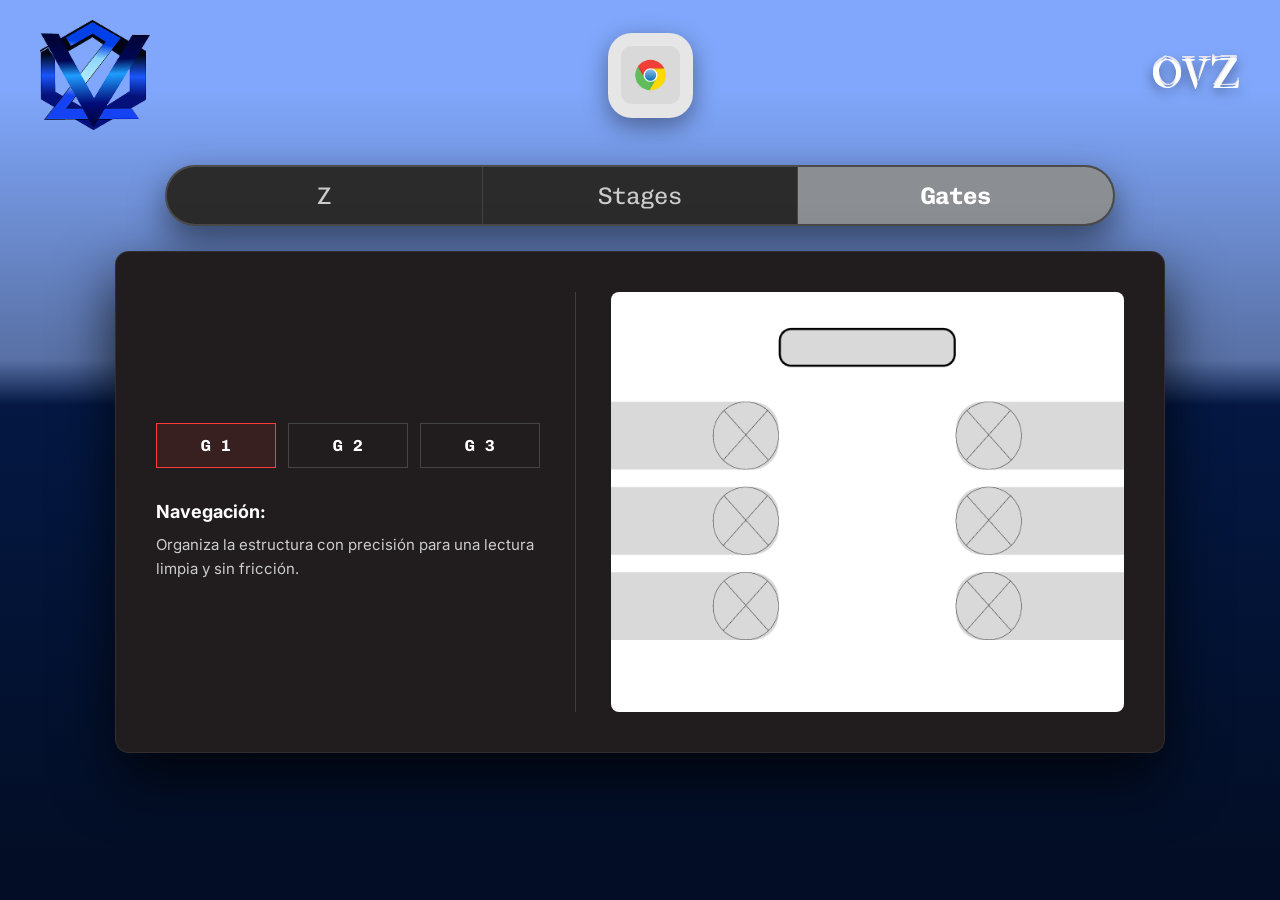
<file: gates.html>
<!DOCTYPE html>
<html lang="es">
<head>
<meta charset="UTF-8">
<meta name="viewport" content="width=device-width, initial-scale=1.0">
<title>Gates - OVZ</title>
<link href="https://fonts.googleapis.com/css2?family=Chivo+Mono:wght@400;700&family=Inter:wght@400;600;700&family=IM+Fell+Double+Pica&display=swap" rel="stylesheet">
<style>
*{
    margin: 0;
    padding: 0;
    box-sizing: border-box;
}

body{
    margin: 0;
    min-height: 100vh;
    background: linear-gradient(180deg, #80A7FB 10%, #5870A4 40%, #041843 45%, #030E26 95%);
    display: flex;
    flex-direction: column;
    align-items: center;
    font-family: "IM Fell Double Pica", serif;
    color: #ffffff;
    overflow-x: hidden;
}

/* === HEADER SUPERIOR === */
.header{
    width: 100%;
    padding: 20px 40px;
    display: flex;
    justify-content: space-between;
    align-items: center;
}

.logo-container{ width: 110px; height: 110px; }
.logo-container img{ width: 100%; height: 100%; object-fit: contain; }

.center-folder{
    width: 85px;
    height: 85px;
    background: #e6e6e6;
    border-radius: 24px;
    display: flex;
    justify-content: center;
    align-items: center;
    box-shadow: 0 8px 25px rgba(0,0,0,0.4);
}
.center-folder img{ width: 70%; height: 70%; object-fit: contain; }

.brand-text{
    font-size: 40px;
    color: #ffffff;
    text-shadow: 0px -3px 0px rgba(243, 235, 235, 0.9), 0px 4px 12px rgba(0,0,0,0.5);
}

/* === SELECTORES PRINCIPALES (Z | STAGES | GATES) === */
.main-selectors{
    display: flex;
    width: 90%;
    max-width: 950px;
    margin-top: 15px;
    background: #2b2b2b;
    border-radius: 30px;
    overflow: hidden;
    border: 2px solid rgba(255, 255, 255, 0.15);
    box-shadow: 0 15px 35px rgba(0,0,0,0.5);
}

.nav-btn{
    flex: 1;
    padding: 14px 0;
    text-align: center;
    font-family: "Chivo Mono", monospace;
    font-size: 24px;
    color: #cccccc;
    text-decoration: none;
    border-right: 1px solid rgba(255, 255, 255, 0.12);
    cursor: pointer;
    transition: background 0.2s ease, color 0.2s ease;
}

.nav-btn:last-child { border-right: none; }
.nav-btn:hover { background: #3a3a3a; color: #ffffff; }

.nav-btn.active{
    background: #8b8f94;
    font-weight: bold;
    color: #ffffff;
}

/* === CONTENEDOR PRINCIPAL MOCK-UP OSCURO === */
.viewer-container{
    width: 90%;
    max-width: 1050px;
    background: #211c1d;
    border-radius: 14px;
    display: flex;
    padding: 40px;
    box-shadow: 0 25px 60px rgba(0, 0, 0, 0.75);
    margin-top: 25px;
    margin-bottom: 40px;
    min-height: 500px;
    border: 1px solid rgba(255, 255, 255, 0.08);
}

.left-controls{
    flex: 0.9;
    border-right: 1px solid rgba(255, 255, 255, 0.15);
    padding-right: 35px;
    min-width: 0;
    display: flex;
    flex-direction: column;
    justify-content: center;
}

.tab-buttons{
    display: flex;
    gap: 12px;
    margin-bottom: 30px;
}

.tab-label{
    flex: 1;
    text-align: center;
    border: 1px solid #444;
    padding: 12px 0;
    cursor: pointer;
    font-weight: bold;
    color: #ffffff;
    font-family: "Chivo Mono", monospace;
    font-size: 16px;
    background: transparent;
    transition: all 0.2s ease;
}

.tab-label:hover { border-color: #888; }

.tab-label.active{
    border-color: #ff3b3b;
    background: rgba(255, 59, 59, 0.1);
}

.text-content { 
    display: none !important; 
    color: #cccccc; 
    line-height: 1.6; 
    font-size: 15px; 
    font-family: 'Inter', sans-serif; 
}
.text-content.active { 
    display: block !important; 
    animation: fadeIn 0.25s ease-in-out forwards;
}
.text-content strong { 
    color: #ffffff; 
    font-size: 18px; 
    display: block;
    margin-bottom: 6px;
}

.right-visualizer{
    flex: 1.2;
    display: flex;
    justify-content: center;
    align-items: center;
    padding-left: 35px;
    overflow: hidden;
    min-width: 0;
}

/* === SISTEMA DE VISTAS (G1, G2, G3) ESTRICTO === */
.view-panel {
    display: none !important; 
    width: 100%;
    height: 100%;
    min-height: 420px;
    border-radius: 8px;
    overflow: hidden;
}

.view-panel.active {
    display: flex !important; 
    align-items: center;
    justify-content: center;
    animation: fadeIn 0.25s ease-in-out forwards;
}

.view-panel img {
    max-width: 100%;
    max-height: 420px;
    object-fit: contain;
    display: block;
}

@keyframes fadeIn {
    from { opacity: 0; transform: scale(0.99); }
    to { opacity: 1; transform: scale(1); }
}

/* ====================================================
   RESPONSIVE - DISPOSITIVOS MÓVILES (< 800px)
==================================================== */
@media (max-width: 800px) {
    .header {
        padding: 15px 20px;
    }

    .logo-container { width: 70px; height: 70px; }
    .center-folder { width: 65px; height: 65px; border-radius: 18px; }
    .brand-text { font-size: 28px; }

    .main-selectors {
        width: 95%;
        margin-top: 15px;
    }

    .nav-btn {
        font-size: 18px;
        padding: 12px 0;
    }

    .viewer-container {
        width: 95%;
        flex-direction: column;
        padding: 25px 20px;
        min-height: auto;
        margin-top: 20px;
    }

    .left-controls {
        flex: none;
        width: 100%;
        border-right: none;
        border-bottom: 1px solid rgba(255, 255, 255, 0.15);
        padding-right: 0;
        padding-bottom: 25px;
    }

    .tab-buttons {
        margin-bottom: 20px;
    }

    .tab-label {
        font-size: 15px;
        padding: 10px 0;
    }

    .text-content {
        font-size: 14px;
        min-height: 60px;
    }

    .right-visualizer {
        width: 100%;
        padding-left: 0;
        padding-top: 25px;
    }

    .view-panel {
        min-height: 280px;
    }

    .view-panel img {
        max-height: 280px;
    }
}

@media (max-width: 400px) {
    .logo-container { width: 55px; height: 55px; }
    .center-folder { width: 55px; height: 55px; }
    .brand-text { font-size: 24px; }
    .nav-btn { font-size: 15px; }
}
</style>
</head>
<body>

    <header class="header">
        <div class="logo-container">
            <a href="index.html">
                <img src="assets/OVZ.png" alt="OVZ" />
            </a>
        </div>

        <div class="center-folder">
            <img src="assets/Chrome.png" alt="idea" />
        </div>

        <div class="brand-text">
            OVZ
        </div>
    </header>

<nav class="main-selectors">
    <a href="get_your_landing.html" class="nav-btn">Z</a>
    <a href="stages.html" class="nav-btn">Stages</a>
    <a href="gates.html" class="nav-btn active">Gates</a> 
</nav>

<div class="viewer-container">

    <div class="left-controls">
        <!-- BOTONES G1, G2, G3 -->
        <div class="tab-buttons" id="tabButtons">
            <div class="tab-label active" data-target="1">G 1</div>
            <div class="tab-label" data-target="2">G 2</div>
            <div class="tab-label" data-target="3">G 3</div>
        </div>
        
        <!-- Textos Dinámicos -->
        <div id="text-1" class="text-content active">
            <strong>Navegación:</strong>
            Organiza la estructura con precisión para una lectura limpia y sin fricción.
        </div>
        <div id="text-2" class="text-content">
            <strong>Comercio:</strong>
            Guía al cliente directo hacia la oferta sin saturar la interfaz.
        </div>
        <div id="text-3" class="text-content">
            <strong>Exclusividad:</strong>
            Fusiona el concepto estético para elevar la percepción de marca.
        </div>
    </div>
    
    <div class="right-visualizer">
        
        <!-- VISTA G1 (Única activa por defecto) -->
        <div id="view-1" class="view-panel active" style="background: #ffffff;">
            <img src="get land/gates/GATES W.png" alt="Diagrama G1">
        </div>

        <!-- VISTA G2 (Corregido: sin clase active inicial) -->
        <div id="view-2" class="view-panel" style="background: #ffffff;">
            <img src="get land/gates/theatre.png" alt="theatre">
        </div>

        <!-- VISTA G3 -->
        <div id="view-3" class="view-panel" style="background: #0d1b2a;">
            <img src="get land/gates/sigma.png" alt="Sigma G3">
        </div>

    </div>

</div>

<!-- SCRIPT OPTIMIZADO Y BLINDADO -->
<script>
document.addEventListener('DOMContentLoaded', () => {
    const tabsContainer = document.getElementById('tabButtons');
    const tabs = document.querySelectorAll('.tab-label');
    const views = document.querySelectorAll('.view-panel');
    const texts = document.querySelectorAll('.text-content');

    if (!tabsContainer) return;

    tabsContainer.addEventListener('click', (event) => {
        const selectedTab = event.target.closest('.tab-label');

        if (!selectedTab || selectedTab.classList.contains('active')) return;

        const targetId = selectedTab.getAttribute('data-target');
        const targetView = document.getElementById('view-' + targetId);
        const targetText = document.getElementById('text-' + targetId);

        if (!targetView || !targetText) return;

        // 1. Limpiar todas las clases activas
        tabs.forEach(t => t.classList.remove('active'));
        views.forEach(v => v.classList.remove('active'));
        texts.forEach(txt => txt.classList.remove('active'));

        // 2. Activar síncronamente el elemento seleccionado
        selectedTab.classList.add('active');
        targetView.classList.add('active');
        targetText.classList.add('active');
    });
});
</script>
</body>
</html>
</file>
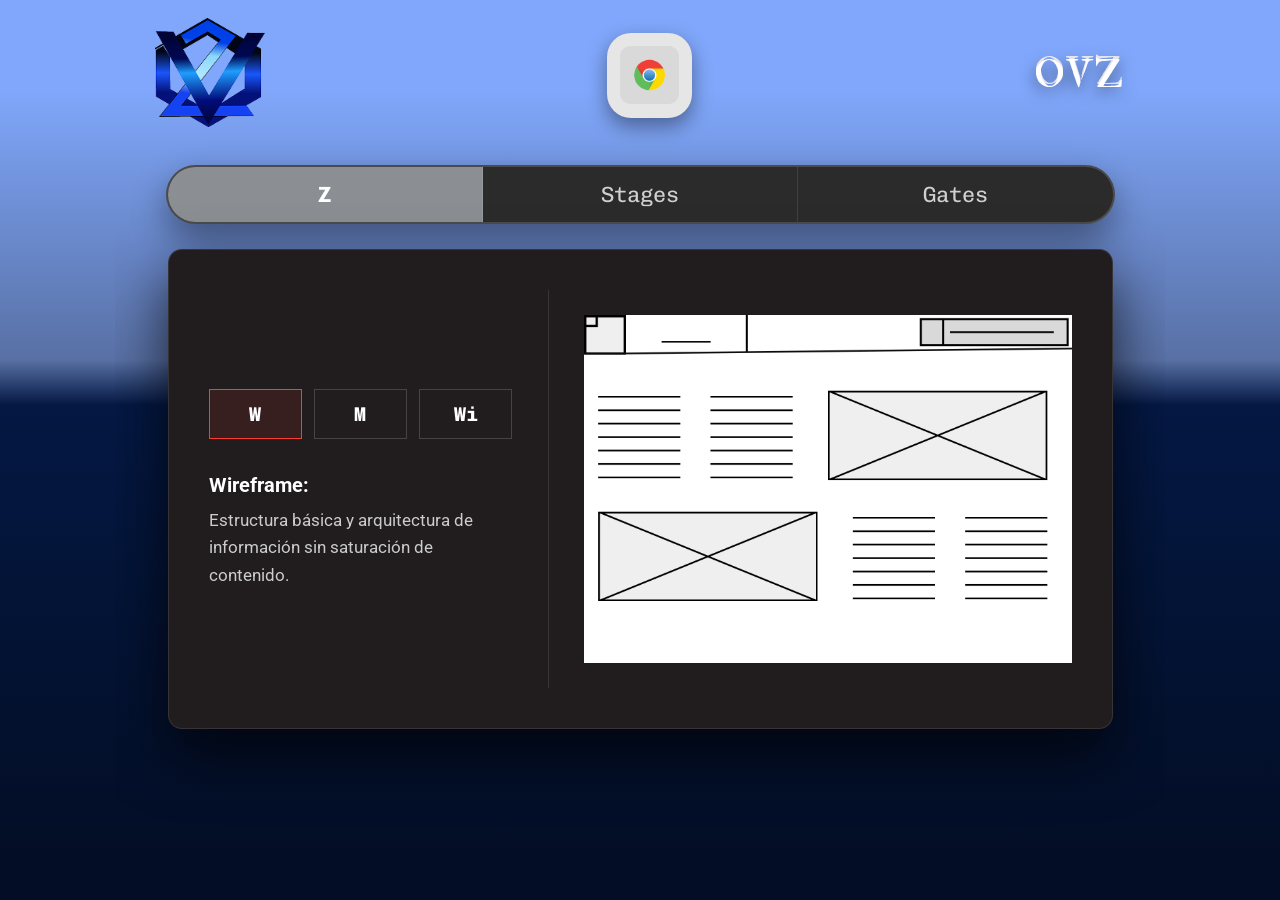
<file: get_your_landing.html>
<!DOCTYPE html>
<html lang="es">
<head>
    <meta charset="UTF-8">
    <meta name="viewport" content="width=device-width, initial-scale=1.0">
    <title>Z - Visualizador | OVZ</title>
    
    <link rel="preconnect" href="https://fonts.googleapis.com">
    <link rel="preconnect" href="https://fonts.gstatic.com" crossorigin>
    <link href="https://fonts.googleapis.com/css2?family=Chivo+Mono:wght@400;700&family=IM+Fell+Double+Pica&family=Roboto:wght@400;500;700&display=swap" rel="stylesheet">

    <style>
        :root {
            --font-serif: "IM Fell Double Pica", serif;
            --font-mono: "Chivo Mono", monospace;
            --font-sans: "Roboto", sans-serif;
            --title-shadow: 0px -3px 0px rgba(243, 235, 235, 0.9), 0px 5px 15px rgba(0, 0, 0, 0.6);
            --bg-card: #211c1d;
            --border-card: rgba(255, 255, 255, 0.1);
        }

        body, html {
            margin: 0; padding: 0;
            min-height: 100vh;
            font-family: var(--font-serif);
            background: linear-gradient(180deg, #80A7FB 10%, #5870A4 40%, #041843 45%, #030E26 95%);
            color: #FFFFFF;
            display: flex; flex-direction: column;
            align-items: center;
            overflow-x: hidden;
        }

        /* --- HEADER --- */
        .header {
            width: 100%; 
            padding: 20px 40px; 
            box-sizing: border-box;
            display: flex; 
            justify-content: space-between; 
            align-items: center;
        }

        .logo-container { width: 110px; height: 110px; display: flex; justify-content: center; align-items: center; }
        .logo-container img { width: 100%; height: 100%; object-fit: contain; }

        .center-folder {
            width: 85px; height: 85px;
            background-color: #e6e6e6;
            border-radius: 24px;
            display: flex; justify-content: center; align-items: center;
            box-shadow: 0 8px 20px rgba(0, 0, 0, 0.4);
        }
        .center-folder img { width: 70%; height: 70%; object-fit: contain; }
        
        .brand-text { font-size: 38px; letter-spacing: 2px; text-shadow: var(--title-shadow); margin: 0; }

        /* --- SELECTORES SUPERIORES (Z | STAGES | GATES) --- */
        .main-selectors {
            display: flex;
            width: 90%;
            max-width: 950px;
            margin-top: 15px;
            background-color: #2b2b2b;
            border-radius: 30px;
            overflow: hidden;
            border: 2px solid rgba(255, 255, 255, 0.15);
            box-shadow: 0 15px 35px rgba(0, 0, 0, 0.4);
        }

        .nav-btn {
            flex: 1; padding: 14px 0; text-align: center; font-family: var(--font-mono);
            font-size: 22px; color: #d0d0d0; text-decoration: none; border-right: 1px solid rgba(255, 255, 255, 0.1); 
            transition: background 0.2s ease, color 0.2s;
        }
        .nav-btn:last-child { border-right: none; }
        .nav-btn:hover { background-color: #3f3f3f; color: #fff; }
        .nav-btn.active { background-color: #8b8f94; color: #ffffff; font-weight: bold; }

        /* --- CONTENEDOR TIPO MOCK-UP (OSCURO) --- */
        .viewer-container {
            width: 90%; 
            max-width: 1050px; 
            background-color: var(--bg-card); 
            border-radius: 14px;
            display: flex; 
            padding: 40px; 
            box-sizing: border-box; 
            box-shadow: 0 25px 60px rgba(0, 0, 0, 0.7);
            margin-top: 25px; 
            margin-bottom: 40px;
            min-height: 480px;
            border: 1px solid var(--border-card);
        }

        /* Ocultar radios de control */
        input[type="radio"] { display: none; }

        /* --- COLUMNA IZQUIERDA --- */
        .left-controls {
            flex: 0 0 340px; 
            display: flex; 
            flex-direction: column; 
            justify-content: center;
            border-right: 1px solid var(--border-card); 
            padding-right: 35px; 
            box-sizing: border-box;
        }

        .tab-buttons { 
            display: flex; 
            gap: 12px; 
            width: 100%; 
            margin-bottom: 30px;
        }

        .tab-label {
            flex: 1; 
            padding: 12px 0; 
            background-color: transparent; 
            border: 1px solid #444; 
            color: #ffffff;
            font-family: var(--font-mono); 
            font-size: 20px; 
            font-weight: bold; 
            text-align: center; 
            cursor: pointer; 
            transition: all 0.2s ease;
        }
        .tab-label:hover { border-color: #777; }

        /* Estado activo en botones (Borde rojo) */
        #tab-w:checked ~ .left-controls .tab-buttons label[for="tab-w"],
        #tab-m:checked ~ .left-controls .tab-buttons label[for="tab-m"],
        #tab-wi:checked ~ .left-controls .tab-buttons label[for="tab-wi"] {
            background-color: rgba(255, 59, 48, 0.1); 
            color: #ffffff; 
            border-color: #ff3b30; 
        }

        /* Textos dinámicos */
        .dynamic-text {
            font-family: var(--font-sans); 
            font-size: 17px; 
            font-weight: 400; 
            color: #cccccc; 
            line-height: 1.6; 
            margin: 0; 
            display: none;
        }
        .dynamic-text strong { 
            color: #ffffff; 
            font-size: 20px; 
            display: block; 
            margin-bottom: 6px; 
        }

        #tab-w:checked ~ .left-controls .text-w { display: block; animation: fadeIn 0.25s ease; }
        #tab-m:checked ~ .left-controls .text-m { display: block; animation: fadeIn 0.25s ease; }
        #tab-wi:checked ~ .left-controls .text-wi { display: block; animation: fadeIn 0.25s ease; }

        /* --- COLUMNA DERECHA (VISUALIZADOR) --- */
        .right-visualizer {
            flex: 1; 
            display: flex; 
            justify-content: center; 
            align-items: center;
            padding-left: 35px; 
            overflow: hidden;
            min-width: 0;
        }

        .view-image {
            width: 100%;
            height: 100%;
            max-height: 380px;
            object-fit: contain;
            display: none;
        }

        #tab-w:checked ~ .right-visualizer .img-w { display: block; animation: fadeIn 0.25s ease; }
        #tab-m:checked ~ .right-visualizer .img-m { display: block; animation: fadeIn 0.25s ease; }
        #tab-wi:checked ~ .right-visualizer .img-wi { display: block; animation: fadeIn 0.25s ease; }

        @keyframes fadeIn { 
            from { opacity: 0; transform: scale(0.98); } 
            to { opacity: 1; transform: scale(1); } 
        }

        /* ====================================================
           RESPONSIVE - DISPOSITIVOS MÓVILES (< 800px)
        ==================================================== */
        @media (max-width: 800px) {
            .header {
                padding: 15px 20px;
            }

            .logo-container { width: 75px; height: 75px; }
            .center-folder { width: 65px; height: 65px; border-radius: 18px; }
            .brand-text { font-size: 28px; }

            .main-selectors {
                width: 95%;
                margin-top: 15px;
            }

            .nav-btn {
                font-size: 17px;
                padding: 12px 0;
            }

            /* Apilado vertical del contenedor */
            .viewer-container {
                width: 95%;
                flex-direction: column;
                padding: 25px 20px;
                min-height: auto;
                margin-top: 20px;
            }

            .left-controls {
                flex: none;
                width: 100%;
                border-right: none;
                border-bottom: 1px solid var(--border-card);
                padding-right: 0;
                padding-bottom: 25px;
            }

            .tab-buttons {
                margin-bottom: 20px;
            }

            .tab-label {
                padding: 10px 0;
                font-size: 17px;
            }

            .dynamic-text {
                font-size: 15px;
                min-height: 50px;
            }

            .right-visualizer {
                width: 100%;
                padding-left: 0;
                padding-top: 25px;
            }

            .view-image {
                max-height: 260px;
            }
        }

        /* Móviles compactos (< 400px) */
        @media (max-width: 400px) {
            .logo-container { width: 60px; height: 60px; }
            .center-folder { width: 55px; height: 55px; }
            .brand-text { font-size: 24px; }
            .nav-btn { font-size: 15px; }
            .view-image { max-height: 210px; }
        }
    </style>
</head>
<body>

    <!-- Cabecera Superior -->
    <header class="header">
        <div class="logo-container">
            <a href="index.html">
                <img src="assets/OVZ.png" alt="OVZ" />
            </a>
        </div>

        <div class="center-folder">
            <img src="assets/Chrome.png" alt="idea" />
        </div>

        <div class="brand-text">
            OVZ
        </div>
    </header>

    <!-- SELECTORES PRINCIPALES -->
    <nav class="main-selectors">
        <a href="get_your_landing.html" class="nav-btn active">Z</a>
        <a href="stages.html" class="nav-btn">Stages</a>
        <a href="gates.html" class="nav-btn">Gates</a>
    </nav>

    <!-- CUADRO DE VISUALIZACIÓN INTERACTIVO -->
    <div class="viewer-container">
        
        <!-- Controles de estado -->
        <input type="radio" name="tabs" id="tab-w" checked>
        <input type="radio" name="tabs" id="tab-m">
        <input type="radio" name="tabs" id="tab-wi">

        <!-- Panel Izquierdo -->
        <div class="left-controls">
            
            <div class="tab-buttons">
                <label for="tab-w" class="tab-label">W</label>
                <label for="tab-m" class="tab-label">M</label>
                <label for="tab-wi" class="tab-label">Wi</label>
            </div>

            <!-- Textos con alto contraste -->
            <p class="dynamic-text text-w">
                <strong>Wireframe:</strong>
                Estructura básica y arquitectura de información sin saturación de contenido.
            </p>
            <p class="dynamic-text text-m">
                <strong>MacOS:</strong>
                Elementos refinados e iconografía con el lenguaje visual de Apple.
            </p>
            <p class="dynamic-text text-wi">
                <strong>Windows/Linux:</strong>
                Disposición modular orientada a sistemas de escritorio amplios.
            </p>
            
        </div>

        <!-- Panel Derecho -->
        <div class="right-visualizer">
            <img src="assets/wireframe.png" alt="Wireframe" class="view-image img-w">
            <img src="assets/mcOS.png" alt="macOS Style" class="view-image img-m">
            <img src="assets/Wind Os.png" alt="Windows/Linux Style" class="view-image img-wi">
        </div>

    </div>

</body>
</html>
</file>
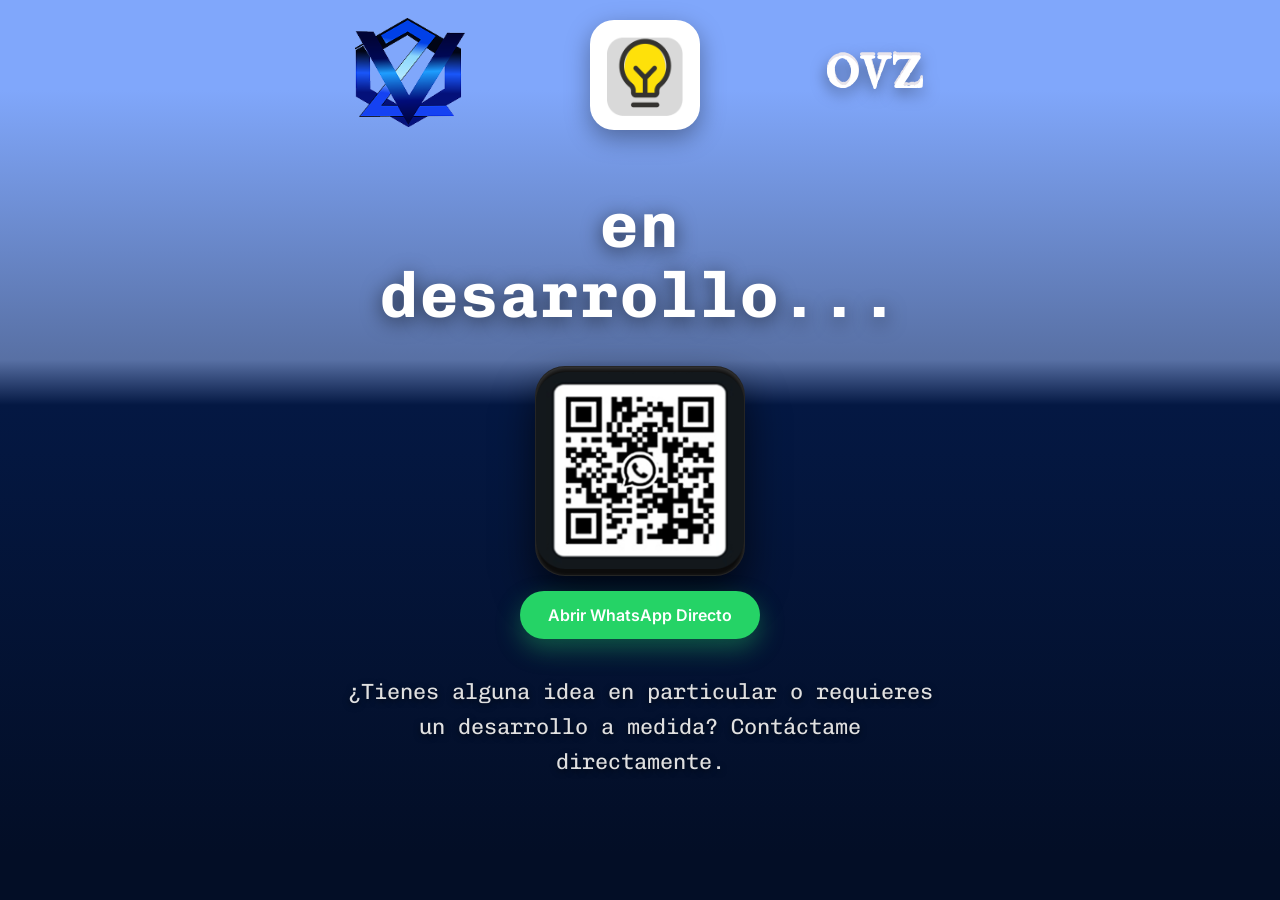
<file: modo_dev.html>
<!DOCTYPE html>
<html lang="es">
<head>
    <meta charset="UTF-8">
    <meta name="viewport" content="width=device-width, initial-scale=1.0">
    <title>En Desarrollo - OVZ Creative Solutions</title>
    
    <link rel="preconnect" href="https://fonts.googleapis.com">
    <link rel="preconnect" href="https://fonts.gstatic.com" crossorigin>
    <link href="https://fonts.googleapis.com/css2?family=Chivo+Mono:wght@400;700&family=IM+Fell+Double+Pica&family=Inter:wght@400;600&display=swap" rel="stylesheet">

    <style>
        :root {
            --font-serif: "IM Fell Double Pica", serif;
            --font-mono: "Chivo Mono", monospace;
            --font-sans: "Inter", sans-serif;
            --title-shadow: 0px -3px 0px rgba(243, 235, 235, 0.9), 0px 5px 15px rgba(0, 0, 0, 0.5);
        }

        * {
            margin: 0;
            padding: 0;
            box-sizing: border-box;
        }

        body, html {
            min-height: 100vh;
            font-family: var(--font-serif);
            background: linear-gradient(180deg, #80A7FB 10%, #5870A4 40%, #041843 45%, #030E26 95%);
            color: #FFFFFF;
            display: flex; 
            flex-direction: column;
            align-items: center;
            overflow-x: hidden;
        }

        /* --- HEADER --- */
        .header {
            width: 100%; 
            padding: 20px 40px; 
            box-sizing: border-box;
            display: flex; 
            justify-content: space-between; 
            align-items: center;
        }

        .logo-container {
            width: 110px; 
            height: 110px;
            display: flex; 
            justify-content: center; 
            align-items: center;
        }
        
        .logo-container img {
            width: 100%;
            height: 100%;
            object-fit: contain;
        }

        .center-folder {
            width: 110px; 
            height: 110px;
            background-color: #ffffff;
            border-radius: 24px;
            display: flex; 
            justify-content: center; 
            align-items: center;
            box-shadow: 0 8px 25px rgba(0, 0, 0, 0.35);
        }

        .center-folder img {
            width: 75%; 
            height: 75%;
            object-fit: contain;
        }

        .brand-text {
            font-size: 42px; 
            letter-spacing: 2px;
            text-shadow: var(--title-shadow);
            margin: 0;
        }

        /* --- CONTENIDO PRINCIPAL --- */
        .app-grid {
            display: flex;
            flex-direction: column;
            align-items: center;
            text-align: center;
            gap: 35px; 
            margin: 40px auto 60px auto;
            max-width: 850px;
            width: 90%;
            box-sizing: border-box;
        }

        .card-label {
            color: #ffffff;
            font-family: var(--font-mono); 
            font-size: 64px;
            font-weight: 700;
            letter-spacing: 2px;
            text-shadow: 0 4px 20px rgba(0,0,0,0.6);
            text-transform: lowercase;
            line-height: 1.1;
        }

        /* CONTENEDOR DEL QR / APP ICON */
        .qr-wrapper {
            display: flex;
            flex-direction: column;
            align-items: center;
            gap: 15px;
            text-decoration: none;
        }

        .app-icon {
            width: 210px; 
            height: 210px;
            border-radius: 30px;
            box-shadow: 0 20px 40px rgba(0, 0, 0, 0.65), inset 0 2px 5px rgba(255, 255, 255, 0.2);
            display: flex; 
            justify-content: center; 
            align-items: center;
            overflow: hidden;
            background: #0c0c0c;
            border: 1px solid rgba(255, 255, 255, 0.1);
            transition: transform 0.25s ease, box-shadow 0.25s ease;
        }

        .app-icon:hover {
            transform: scale(1.03);
            box-shadow: 0 25px 50px rgba(0, 0, 0, 0.85);
        }

        .app-icon img {
            width: 100%;
            height: 100%;
            object-fit: contain;
            display: block;
        }

        /* TEXTO DESCRIPTIVO */
        .text { 
            font-family: var(--font-mono);
            font-size: 22px; 
            line-height: 1.6;
            color: #e0e0e0;
            max-width: 650px;
            text-shadow: 0 2px 6px rgba(0, 0, 0, 0.6);
        }

        /* BOTÓN DE ACCIÓN DIRECTO PARA WHATSAPP EN MÓVIL */
        .whatsapp-cta {
            display: inline-flex;
            align-items: center;
            justify-content: center;
            gap: 10px;
            background: #25D366;
            color: #ffffff;
            font-family: var(--font-sans);
            font-size: 16px;
            font-weight: 600;
            padding: 14px 28px;
            border-radius: 30px;
            text-decoration: none;
            box-shadow: 0 10px 25px rgba(37, 211, 102, 0.35);
            transition: transform 0.2s ease, background-color 0.2s ease;
        }

        .whatsapp-cta:hover {
            background: #20ba5a;
            transform: translateY(-2px);
        }

        .whatsapp-cta:active {
            transform: scale(0.97);
        }

        /* ====================================================
           RESPONSIVE - DISPOSITIVOS MÓVILES (< 800px)
        ==================================================== */
        @media (max-width: 800px) {
            .header {
                padding: 15px 20px;
            }

            .logo-container { width: 70px; height: 70px; }
            .center-folder { width: 70px; height: 70px; border-radius: 18px; }
            .brand-text { font-size: 28px; }

            .app-grid {
                margin: 25px auto 40px auto;
                gap: 25px;
            }

            .card-label {
                font-size: 34px; /* Evita que desborde el ancho en teléfonos */
                letter-spacing: 1px;
            }

            .app-icon {
                width: 170px;
                height: 170px;
                border-radius: 22px;
            }

            .text {
                font-size: 16px;
                line-height: 1.5;
                padding: 0 10px;
            }

            .whatsapp-cta {
                width: 90%;
                max-width: 320px;
                font-size: 15px;
                padding: 12px 20px;
            }
        }

        @media (max-width: 400px) {
            .logo-container { width: 55px; height: 55px; }
            .center-folder { width: 55px; height: 55px; }
            .brand-text { font-size: 24px; }
            .card-label { font-size: 28px; }
            .app-icon { width: 150px; height: 150px; }
        }
    </style>
</head>
<body>

    <!-- Cabecera Superior -->
    <header class="header">
        <div class="logo-container">
            <a href="index.html">
                <img src="assets/OVZ.png" alt="OVZ" />
            </a>
        </div>

        <div class="center-folder">
            <img src="assets/Idea.png" alt="Idea" />
        </div>

        <h1 class="brand-text">OVZ</h1>
    </header>

    <!-- Contenido Principal -->
    <main class="app-grid">
        
        <div>
            <span class="card-label">en desarrollo...</span> 
        </div>

        <!-- Acceso directo para WhatsApp -->
        <a href="https://wa.me/" target="_blank" rel="noopener noreferrer" class="qr-wrapper">
            <div class="app-icon">            
                <img src="get land/assets/qr.png" alt="Código QR WhatsApp"/>
            </div>
            <div class="whatsapp-cta">
                Abrir WhatsApp Directo
            </div>
        </a>

        <p class="text">
            ¿Tienes alguna idea en particular o requieres un desarrollo a medida? Contáctame directamente.
        </p>

    </main>

</body>
</html>
</file>
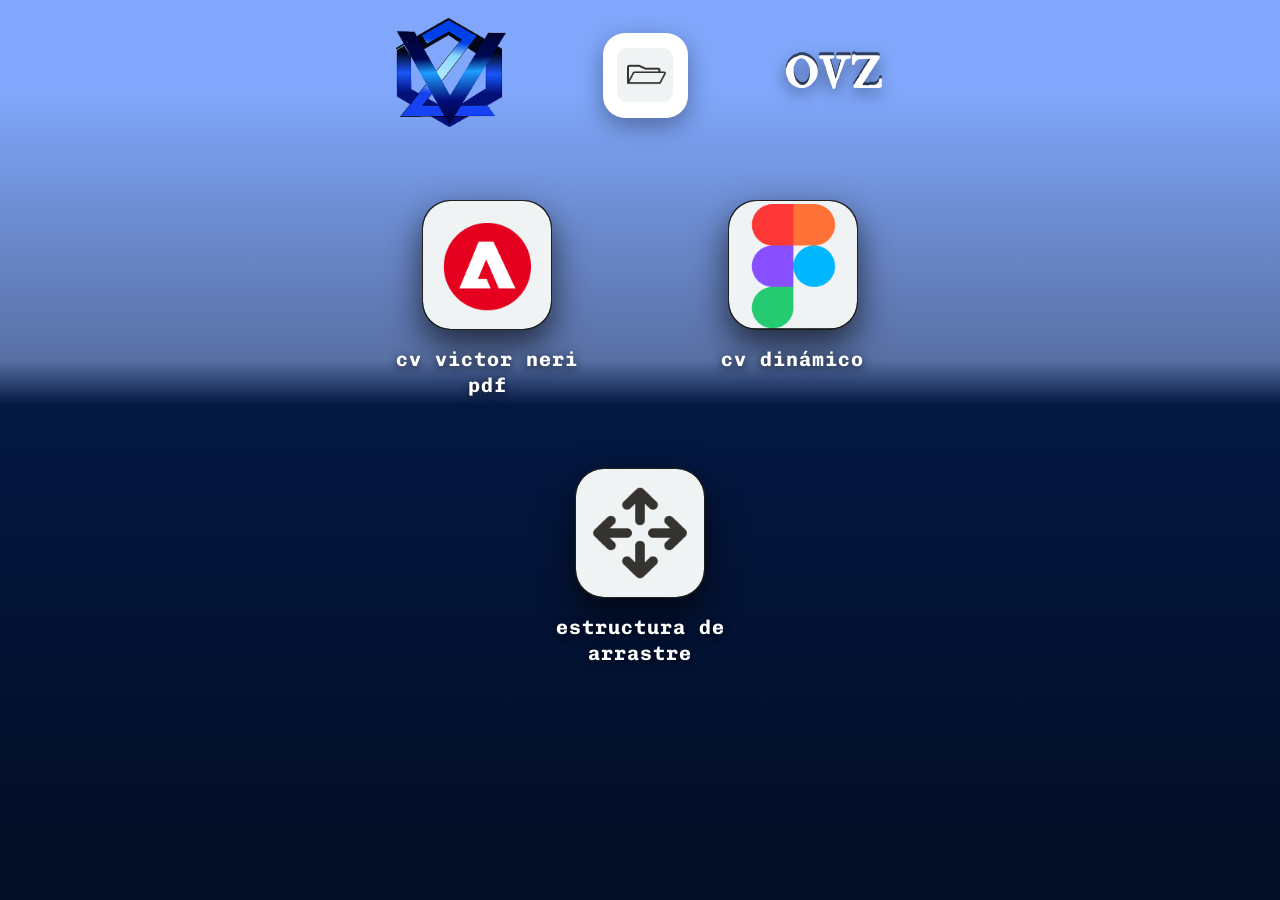
<file: portfolio.html>
<!DOCTYPE html>
<html lang="es">
<head>
    <meta charset="UTF-8">
    <meta name="viewport" content="width=device-width, initial-scale=1.0">
    <title>Portfolio - OVZ Creative Solutions</title>
    
    <link rel="preconnect" href="https://fonts.googleapis.com">
    <link rel="preconnect" href="https://fonts.gstatic.com" crossorigin>
    <link href="https://fonts.googleapis.com/css2?family=Chivo+Mono:wght@400;700&family=IM+Fell+Double+Pica&family=Inter:wght@400;600&display=swap" rel="stylesheet">

    <style>
        :root {
            --font-serif: "IM Fell Double Pica", serif;
            --font-mono: "Chivo Mono", monospace;
            --title-shadow: 0px -3px 0px rgba(0, 0, 0, 0.6), 0px 5px 15px rgba(0,0,0,0.5);
            --text-shadow-contrast: 0 2px 8px rgba(0, 0, 0, 0.7);
        }

        * {
            margin: 0;
            padding: 0;
            box-sizing: border-box;
        }

        body, html {
            min-height: 100vh;
            font-family: var(--font-serif);
            background: linear-gradient(180deg, #80A7FB 10%, #5870A4 40%, #041843 45%, #030E26 95%);
            color: #FFFFFF;
            display: flex; 
            flex-direction: column;
            align-items: center;
            overflow-x: hidden;
        }

        /* --- HEADER --- */
        .header {
            width: 100%; 
            padding: 20px 40px; 
            box-sizing: border-box;
            display: flex; 
            justify-content: space-between; 
            align-items: center;
        }

        .logo-container {
            width: 110px; 
            height: 110px;
            display: flex; 
            justify-content: center; 
            align-items: center;
        }
        
        .logo-container img {
            width: 100%;
            height: 100%;
            object-fit: contain;
        }

        .center-folder {
            width: 85px; 
            height: 85px;
            background-color: #ffffff;
            border-radius: 22px;
            display: flex; 
            justify-content: center; 
            align-items: center;
            box-shadow: 0 8px 25px rgba(0, 0, 0, 0.35);
        }

        .center-folder img {
            width: 65%; 
            height: 65%;
            object-fit: contain;
        }

        .brand-text {
            font-size: 42px; 
            letter-spacing: 2px;
            text-shadow: var(--title-shadow);
            margin: 0;
        }

        /* --- GRID PRINCIPAL --- */
        .app-grid {
            display: grid;
            grid-template-columns: repeat(2, 1fr);
            justify-content: center;
            gap: 70px 100px; 
            margin: 50px auto 60px auto;
            max-width: 650px;
            width: 90%;
            box-sizing: border-box;
        }
        
        /* El tercer elemento se centra abajo ocupando las 2 columnas en desktop */
        .app-grid > a:nth-child(3) {
            grid-column: span 2;
            justify-self: center;
        }

        .app-item {
            display: flex; 
            flex-direction: column; 
            align-items: center;
            text-align: center;
            cursor: pointer;
            text-decoration: none; 
            transition: transform 0.2s cubic-bezier(0.2, 0, 0, 1), filter 0.2s ease;
            width: 100%;
            max-width: 240px;
        }

        .app-item:hover { 
            transform: translateY(-6px); 
            filter: brightness(1.1); 
        }

        .app-item:active { 
            transform: scale(0.96); 
        }
        
        .app-icon {
            width: 130px; 
            height: 130px;
            border-radius: 28px;
            box-shadow: 0 15px 35px rgba(0,0,0,0.65), inset 0 2px 5px rgba(255,255,255,0.2);
            display: flex; 
            justify-content: center; 
            align-items: center;
            margin-bottom: 16px; 
            overflow: hidden;
            background: #ffffff; 
            border: 1px solid rgba(255, 255, 255, 0.08);
        }

        .app-icon.bg-dark {
            background: #0c0c0c; 
        }

        .app-icon img {
            width: 100%;
            height: 100%;
            object-fit: cover;
            border-radius: 28px;
            display: block;
        }
        
        .card-label {
            color: #ffffff;
            font-family: var(--font-mono); 
            font-size: 20px;
            font-weight: 700;
            letter-spacing: 1px;
            text-decoration: none;
            text-transform: lowercase;
            line-height: 1.3;
            text-shadow: var(--text-shadow-contrast);
        }

        /* ====================================================
           RESPONSIVE - DISPOSITIVOS MÓVILES (< 800px)
        ==================================================== */
        @media (max-width: 800px) {
            .header {
                padding: 15px 20px;
            }

            .logo-container { width: 70px; height: 70px; }
            .center-folder { width: 65px; height: 65px; border-radius: 18px; }
            .brand-text { font-size: 28px; }

            .app-grid {
                gap: 40px 25px;
                margin: 30px auto 50px auto;
                max-width: 480px;
            }

            .app-icon {
                width: 110px;
                height: 110px;
                border-radius: 24px;
                margin-bottom: 12px;
            }

            .card-label {
                font-size: 16px;
            }
        }

        /* Teléfonos verticales (< 520px) */
        @media (max-width: 520px) {
            .app-grid {
                grid-template-columns: 1fr; /* Columna única para facilitar el tap */
                gap: 35px;
            }

            .app-grid > a:nth-child(3) {
                grid-column: span 1;
            }

            .app-icon {
                width: 115px;
                height: 115px;
            }

            .card-label {
                font-size: 17px;
            }
        }

        @media (max-width: 380px) {
            .logo-container { width: 55px; height: 55px; }
            .center-folder { width: 55px; height: 55px; }
            .brand-text { font-size: 24px; }
        }
    </style>
</head>
<body>

    <!-- Cabecera Superior -->
    <header class="header">
        <div class="logo-container">
            <a href="index.html">
                <img src="assets/OVZ.png" alt="OVZ" />
            </a>
        </div>

        <div class="center-folder">
            <img src="assets/Folder.png" alt="Portfolio Folder" />
        </div>

        <h1 class="brand-text">OVZ</h1>
    </header>

    <!-- Área principal interactiva -->
    <main class="app-grid">
        
        <!-- Botón 1: Documento PDF (Google Drive) -->
        <a href="https://drive.google.com/file/d/1zrcBG6jySbpUpylXpY5SiBH9_z5Tx8sS/view?usp=sharing" target="_blank" rel="noopener noreferrer" class="app-item">
            <div class="app-icon bg-dark">
                <img src="assets/doc.png" alt="Documento CV" />
            </div>
            <span class="card-label">cv victor neri pdf</span>
        </a>

        <!-- Botón 2: Prototipo Figma CV Dinámico -->
        <a href="https://www.figma.com/proto/Yfr94nFK7CPStXapyfNP6W/ovz--creative--sol?node-id=252-4154&viewport=364%2C75%2C0.02&t=q5K0zLKFtCU0j4q5-1&scaling=scale-down&content-scaling=fixed&starting-point-node-id=252%3A4154&page-id=252%3A1415" target="_blank" rel="noopener noreferrer" class="app-item">
            <div class="app-icon bg-dark">
                <img src="assets/figma.png" alt="Prototipo Figma CV" />
            </div>
            <span class="card-label">cv dinámico</span>
        </a>

        <!-- Botón 3: Estructura de arrastre -->
        <a href="https://www.figma.com/proto/Yfr94nFK7CPStXapyfNP6W/ovz--creative--sol?team_id=1613388693575934041&node-id=215-1482&page-id=25%3A121&scaling=contain&content-scaling=fixed&t=eHlLPKGoDXNEXQV6-1" target="_blank" rel="noopener noreferrer" class="app-item">
            <div class="app-icon bg-dark">
                <img src="assets/arrastre.png" alt="Estructura de arrastre">
            </div>
            <span class="card-label">estructura de arrastre</span>
        </a>

    </main>

</body>
</html>
</file>
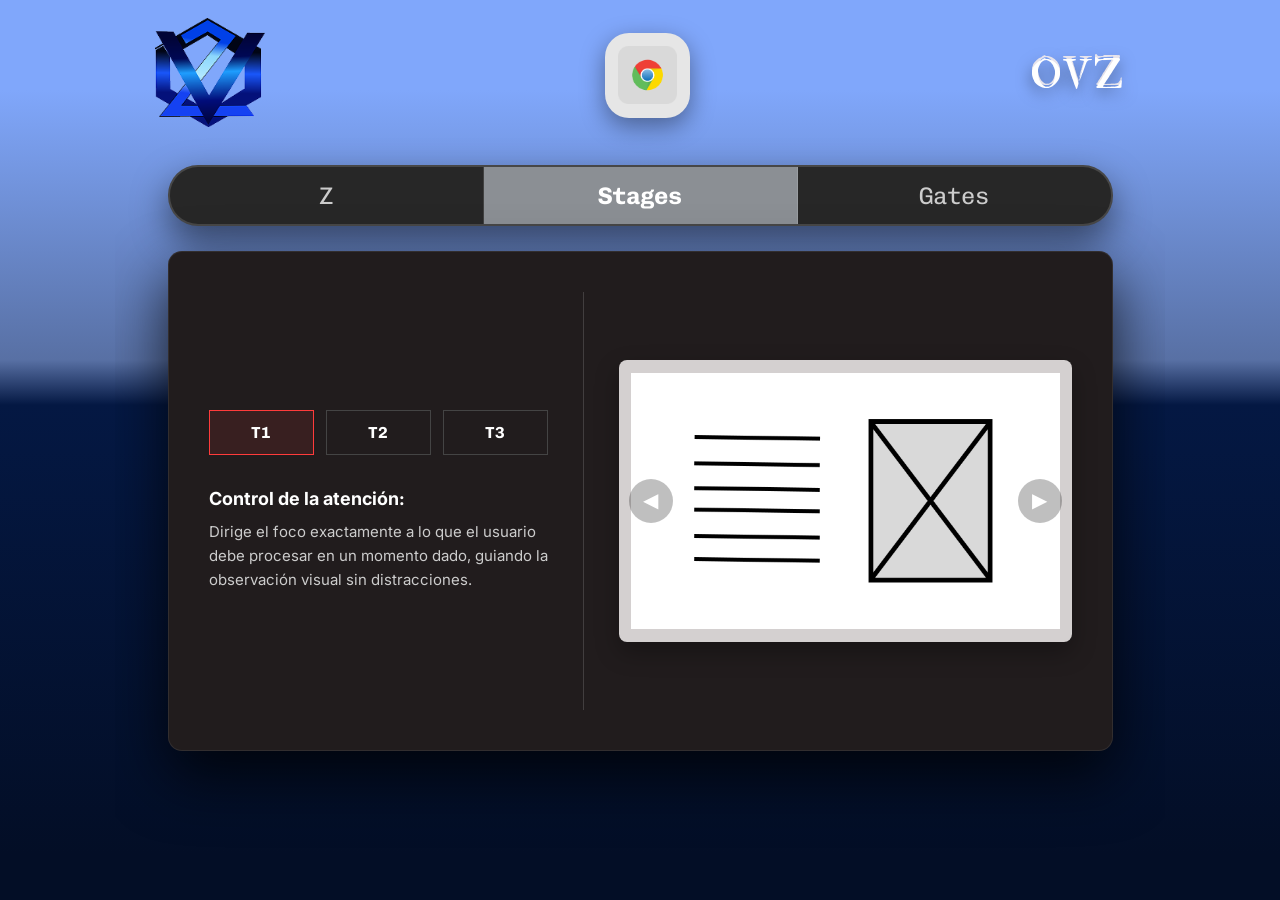
<file: stages.html>
<!DOCTYPE html>
<html lang="es">
<head>
    <meta charset="UTF-8">
    <meta name="viewport" content="width=device-width, initial-scale=1.0">
    <title>Stages - OVZ Creative Solutions</title>
    
    <link rel="preconnect" href="https://fonts.googleapis.com">
    <link rel="preconnect" href="https://fonts.gstatic.com" crossorigin>
    <link href="https://fonts.googleapis.com/css2?family=Chivo+Mono:wght@400;700&family=IM+Fell+Double+Pica&family=Inter:wght@400;600;700&display=swap" rel="stylesheet">

    <style>
        * { margin: 0; padding: 0; box-sizing: border-box; }

        /* ELIMINA PUNTOS FANTASMA DE RADIOS */
        input[type="radio"] {
            display: none !important;
            position: absolute !important;
            opacity: 0 !important;
            width: 0 !important;
            height: 0 !important;
            pointer-events: none !important;
        } 

        :root {    
            --font-serif: "IM Fell Double Pica", serif;
            --font-mono: "Chivo Mono", monospace;
            --font-sans: "Inter", sans-serif;
            --title-shadow: 0px -3px 0px rgba(243, 235, 235, 0.9), 0px 5px 15px rgba(0, 0, 0, 0.5);
        }

        body, html {
            margin: 0; padding: 0;
            min-height: 100vh;
            font-family: var(--font-serif);
            background: linear-gradient(180deg, #80A7FB 10%, #5870A4 40%, #041843 45%, #030E26 95%);
            color: #FFFFFF;
            display: flex; flex-direction: column;
            align-items: center;
            overflow-x: hidden;
        }

        /* --- HEADER --- */
        .header {
            width: 100%; 
            padding: 20px 40px; 
            box-sizing: border-box;
            display: flex; 
            justify-content: space-between; 
            align-items: center;
        }

        .logo-container { width: 110px; height: 110px; display: flex; justify-content: center; align-items: center; }
        .logo-container img { width: 100%; height: 100%; object-fit: contain; }

        .center-folder {
            width: 85px; height: 85px;
            background-color: #e6e6e6;
            border-radius: 24px;
            display: flex; justify-content: center; align-items: center;
            box-shadow: 0 8px 25px rgba(0, 0, 0, 0.4);
        }
        .center-folder img { width: 70%; height: 70%; object-fit: contain; }
        
        .brand-text { font-size: 40px; letter-spacing: 2px; text-shadow: var(--title-shadow); margin: 0; }

        /* --- SELECTORES GLOBALES --- */
        .main-selectors {
            display: flex;
            width: 90%;
            max-width: 950px;
            margin-top: 15px;
            background-color: #272727;
            border-radius: 30px;
            overflow: hidden;
            box-shadow: 0 15px 35px rgba(0, 0, 0, 0.5);
            border: 2px solid rgba(255, 255, 255, 0.15);
        }

        .nav-btn {
            flex: 1; padding: 14px 0; text-align: center; font-family: var(--font-mono);
            font-size: 24px; color: #cccccc; text-decoration: none; border-right: 1px solid rgba(255, 255, 255, 0.12); 
            transition: background 0.2s ease, color 0.2s;
        }
        .nav-btn:last-child { border-right: none; }
        .nav-btn:hover { background-color: #3a3a3a; color: #ffffff; }
        .nav-btn.active { background-color: #8b8f94; font-weight: bold; color: #ffffff; }

        /* --- VISUALIZADOR INTERACTIVO (TEMA OSCURO CORREGIDO) --- */
        .viewer-container {
            width: 90%; max-width: 1050px; 
            background-color: #211c1d; 
            border-radius: 14px;
            display: flex; padding: 40px; box-sizing: border-box; 
            box-shadow: 0 25px 60px rgba(0,0,0,0.75);
            margin-top: 25px; margin-bottom: 40px; min-height: 500px;
            border: 1px solid rgba(255, 255, 255, 0.08);
        }

        /* LADO IZQUIERDO */
        .left-controls {
            flex: 0.9;
            border-right: 1px solid rgba(255, 255, 255, 0.15);
            padding-right: 35px;
            min-width: 0;
            display: flex;
            flex-direction: column;
            justify-content: center;
        }

        .tab-buttons { display: flex; gap: 12px; margin-bottom: 30px; }

        .tab-label {
            flex: 1;
            border: 1px solid #444444;
            padding: 12px 0;
            cursor: pointer;
            font-weight: bold;
            font-family: var(--font-mono);
            font-size: 16px;
            color: #ffffff;
            text-align: center;
            background: transparent;
            transition: all 0.2s ease;
        }
        .tab-label:hover { border-color: #888888; }

        /* Activo T1, T2, T3 */
        #tab-t1:checked ~ .left-controls label[for="tab-t1"],
        #tab-t2:checked ~ .left-controls label[for="tab-t2"],
        #tab-t3:checked ~ .left-controls label[for="tab-t3"] {
            border-color: #ff3b3b;
            background: rgba(255, 59, 59, 0.1);
            color: #ffffff;
        }

        /* Textos con alto contraste */
        .dynamic-text { 
            display: none; 
            color: #cccccc; 
            line-height: 1.6; 
            font-size: 15px; 
            font-family: var(--font-sans);
        }
        .dynamic-text strong {
            color: #ffffff;
            font-size: 18px;
            display: block;
            margin-bottom: 6px;
        }

        #tab-t1:checked ~ .left-controls .text-t1,
        #tab-t2:checked ~ .left-controls .text-t2,
        #tab-t3:checked ~ .left-controls .text-t3 { 
            display: block; 
            animation: fadeIn 0.25s ease forwards; 
        }

        /* LADO DERECHO - CARRUSEL */
        .right-visualizer {
            flex: 1.2;
            display: flex;
            justify-content: center;
            align-items: center;
            padding-left: 35px;
            min-width: 0;
        }

        .carousel-box {
            width: 100%;
            aspect-ratio: 16 / 10;
            background-color: #d4d0d0;
            border-radius: 8px;
            display: flex;
            justify-content: center;
            align-items: center;
            position: relative;
            overflow: hidden;
            box-shadow: 0 10px 25px rgba(0,0,0,0.3);
        }

        /* IMÁGENES (9 en total) */
        .view-image {
            width: 100%;
            height: 100%;
            object-fit: contain;
            display: none;
            padding: 12px;
            box-sizing: border-box;
        }

        /* FLECHAS */
        .arrows-group { display: none; position: absolute; width: 100%; height: 100%; top: 0; left: 0; pointer-events: none; }
        .arrow {
            position: absolute;
            top: 50%;
            transform: translateY(-50%);
            cursor: pointer;
            pointer-events: all;
            z-index: 10;
            background: rgba(0,0,0,0.25);
            border-radius: 50%;
            width: 44px;
            height: 44px;
            display: none;
            justify-content: center;
            align-items: center;
            font-size: 20px;
            color: #ffffff;
            user-select: none;
            transition: background 0.2s;
        }
        .arrow:hover { background: rgba(0,0,0,0.5); }
        .arrow-left { left: 10px; }
        .arrow-right { right: 10px; }
        .arrow img { width: 36px; height: 36px; object-fit: contain; }
        .arrows-t2 .arrow, .arrows-t3 .arrow { background: transparent; }

        /* LÓGICA COMBINADA T + SLIDE - IMÁGENES */
        #tab-t1:checked ~ #slide-1:checked ~ .right-visualizer .view-image.t1.s1,
        #tab-t1:checked ~ #slide-2:checked ~ .right-visualizer .view-image.t1.s2,
        #tab-t1:checked ~ #slide-3:checked ~ .right-visualizer .view-image.t1.s3,
        #tab-t2:checked ~ #slide-1:checked ~ .right-visualizer .view-image.t2.s1,
        #tab-t2:checked ~ #slide-2:checked ~ .right-visualizer .view-image.t2.s2,
        #tab-t2:checked ~ #slide-3:checked ~ .right-visualizer .view-image.t2.s3,
        #tab-t3:checked ~ #slide-1:checked ~ .right-visualizer .view-image.t3.s1,
        #tab-t3:checked ~ #slide-2:checked ~ .right-visualizer .view-image.t3.s2,
        #tab-t3:checked ~ #slide-3:checked ~ .right-visualizer .view-image.t3.s3 { 
            display: block; 
            animation: fadeIn 0.25s ease forwards; 
        }

        /* LÓGICA - GRUPO DE FLECHAS */
        #tab-t1:checked ~ .right-visualizer .arrows-t1,
        #tab-t2:checked ~ .right-visualizer .arrows-t2,
        #tab-t3:checked ~ .right-visualizer .arrows-t3 { display: block; }

        /* LÓGICA - FLECHA CORRECTA DENTRO DEL GRUPO */
        #slide-1:checked ~ .right-visualizer .for-s1,
        #slide-2:checked ~ .right-visualizer .for-s2,
        #slide-3:checked ~ .right-visualizer .for-s3 { display: flex !important; }

        @keyframes fadeIn { from { opacity: 0; transform: scale(0.99); } to { opacity: 1; transform: scale(1); } }

        /* ====================================================
           RESPONSIVE - DISPOSITIVOS MÓVILES (< 800px)
        ==================================================== */
        @media (max-width: 800px) {
            .header {
                padding: 15px 20px;
            }

            .logo-container { width: 70px; height: 70px; }
            .center-folder { width: 65px; height: 65px; border-radius: 18px; }
            .brand-text { font-size: 28px; }

            .main-selectors {
                width: 95%;
                margin-top: 15px;
            }

            .nav-btn {
                font-size: 18px;
                padding: 12px 0;
            }

            .viewer-container { 
                width: 95%;
                flex-direction: column; 
                padding: 25px 20px;
                min-height: auto; 
                margin-top: 20px;
            }

            .left-controls { 
                flex: none;
                width: 100%;
                border-right: none; 
                border-bottom: 1px solid rgba(255, 255, 255, 0.15); 
                padding-right: 0; 
                padding-bottom: 25px; 
            }

            .tab-buttons {
                margin-bottom: 20px;
            }

            .tab-label {
                font-size: 15px;
                padding: 10px 0;
            }

            .dynamic-text {
                font-size: 14px;
                min-height: 60px;
            }

            .right-visualizer { 
                width: 100%;
                padding-left: 0; 
                padding-top: 25px; 
            }

            .carousel-box {
                aspect-ratio: 16 / 11;
                min-height: 240px;
            }
        }

        @media (max-width: 400px) {
            .logo-container { width: 55px; height: 55px; }
            .center-folder { width: 55px; height: 55px; }
            .brand-text { font-size: 24px; }
            .nav-btn { font-size: 15px; }
            .arrow { width: 38px; height: 38px; font-size: 16px; }
        }
    </style>
</head>
<body>

    <header class="header">
        <div class="logo-container">
            <a href="index.html">
                <img src="assets/OVZ.png" alt="OVZ" />
            </a>
        </div>

        <div class="center-folder">
            <img src="assets/Chrome.png" alt="idea" />
        </div>

        <div class="brand-text">
            OVZ
        </div>
    </header>
    
    <!-- SELECTORES GLOBALES (Stages Activo) -->
    <nav class="main-selectors">
        <a href="get_your_landing.html" class="nav-btn">Z</a>
        <a href="stages.html" class="nav-btn active">Stages</a>
        <a href="gates.html" class="nav-btn">Gates</a>
    </nav>

    <!-- VISUALIZADOR INTERACTIVO -->
    <div class="viewer-container">
        
        <!-- GRUPO 1: Controles del TEXTO IZQUIERDO -->
        <input type="radio" name="text-tabs" id="tab-t1" checked>
        <input type="radio" name="text-tabs" id="tab-t2">
        <input type="radio" name="text-tabs" id="tab-t3">

        <!-- GRUPO 2: Controles del CARRUSEL DERECHO -->
        <input type="radio" name="carousel-tabs" id="slide-1" checked>
        <input type="radio" name="carousel-tabs" id="slide-2">
        <input type="radio" name="carousel-tabs" id="slide-3">

        <!-- LADO IZQUIERDO -->
        <div class="left-controls">
            
            <div class="tab-buttons">
                <label for="tab-t1" class="tab-label">T1</label>
                <label for="tab-t2" class="tab-label">T2</label>
                <label for="tab-t3" class="tab-label">T3</label>
            </div>

            <!-- Textos con alto contraste -->
            <p class="dynamic-text text-t1">
                <strong>Control de la atención:</strong>
                Dirige el foco exactamente a lo que el usuario debe procesar en un momento dado, guiando la observación visual sin distracciones.
            </p>
            <p class="dynamic-text text-t2">
                <strong>Optimización del espacio:</strong>
                Es ideal para interfaces con espacio limitado (como galerías, diapositivas o demostraciones de productos), permitiendo alternar entre múltiples elementos sin saturar la pantalla.
            </p>
            <p class="dynamic-text text-t3">
                <strong>Interactividad con propósito:</strong>
                Convierte al usuario en un agente activo que controla su propio ritmo de descubrimiento, lo que mejora la retención del mensaje.
            </p>
            
        </div>

        <!-- LADO DERECHO -->
        <div class="right-visualizer">
            <div class="carousel-box">
                
                <!-- === T1 - WIRE === -->
                <img src="get land/stages/wire1.png" alt="Wire 1" class="view-image t1 s1">
                <img src="get land/stages/wire2.png" alt="Wire 2" class="view-image t1 s2">
                <img src="get land/stages/wire3.png" alt="Wire 3" class="view-image t1 s3">

                <!-- === T2 - TRAVEL === -->
                <img src="get land/stages/travel1.png" alt="Travel 1" class="view-image t2 s1">
                <img src="get land/stages/travel2.png" alt="Travel 2" class="view-image t2 s2">
                <img src="get land/stages/travel3.png" alt="Travel 3" class="view-image t2 s3">

                <!-- === T3 - GARAGE === -->
                <img src="get land/stages/garage1.png" alt="Garage 1" class="view-image t3 s1">
                <img src="get land/stages/garage2.png" alt="Garage 2" class="view-image t3 s2">
                <img src="get land/stages/garage3.png" alt="Garage 3" class="view-image t3 s3">

                <!-- FLECHAS T1 -->
                <div class="arrows-group arrows-t1">
                    <label for="slide-3" class="arrow arrow-left for-s1">&#9664;</label>
                    <label for="slide-2" class="arrow arrow-right for-s1">&#9654;</label>
                    <label for="slide-1" class="arrow arrow-left for-s2">&#9664;</label>
                    <label for="slide-3" class="arrow arrow-right for-s2">&#9654;</label>
                    <label for="slide-2" class="arrow arrow-left for-s3">&#9664;</label>
                    <label for="slide-1" class="arrow arrow-right for-s3">&#9654;</label>
                </div>

                <!-- FLECHAS T2 -->
                <div class="arrows-group arrows-t2">
                    <label for="slide-3" class="arrow arrow-left for-s1"><img src="get land/stages/prev.png" alt="Prev"></label>
                    <label for="slide-2" class="arrow arrow-right for-s1"><img src="get land/stages/next.png" alt="Next"></label>
                    <label for="slide-1" class="arrow arrow-left for-s2"><img src="get land/stages/prev.png" alt="Prev"></label>
                    <label for="slide-3" class="arrow arrow-right for-s2"><img src="get land/stages/next.png" alt="Next"></label>
                    <label for="slide-2" class="arrow arrow-left for-s3"><img src="get land/stages/prev.png" alt="Prev"></label>
                    <label for="slide-1" class="arrow arrow-right for-s3"><img src="get land/stages/next.png" alt="Next"></label>
                </div>

                <!-- FLECHAS T3 -->
                <div class="arrows-group arrows-t3">
                    <label for="slide-3" class="arrow arrow-left for-s1"><img src="get land/stages/navprv.png" alt="Prev"></label>
                    <label for="slide-2" class="arrow arrow-right for-s1"><img src="get land/stages/navnext.png" alt="Next"></label>
                    <label for="slide-1" class="arrow arrow-left for-s2"><img src="get land/stages/navprv.png" alt="Prev"></label>
                    <label for="slide-3" class="arrow arrow-right for-s2"><img src="get land/stages/navnext.png" alt="Next"></label>
                    <label for="slide-2" class="arrow arrow-left for-s3"><img src="get land/stages/navprv.png" alt="Prev"></label>
                    <label for="slide-1" class="arrow arrow-right for-s3"><img src="get land/stages/navnext.png" alt="Next"></label>
                </div>

            </div>
        </div>

    </div>

</body>
</html>
</file>
